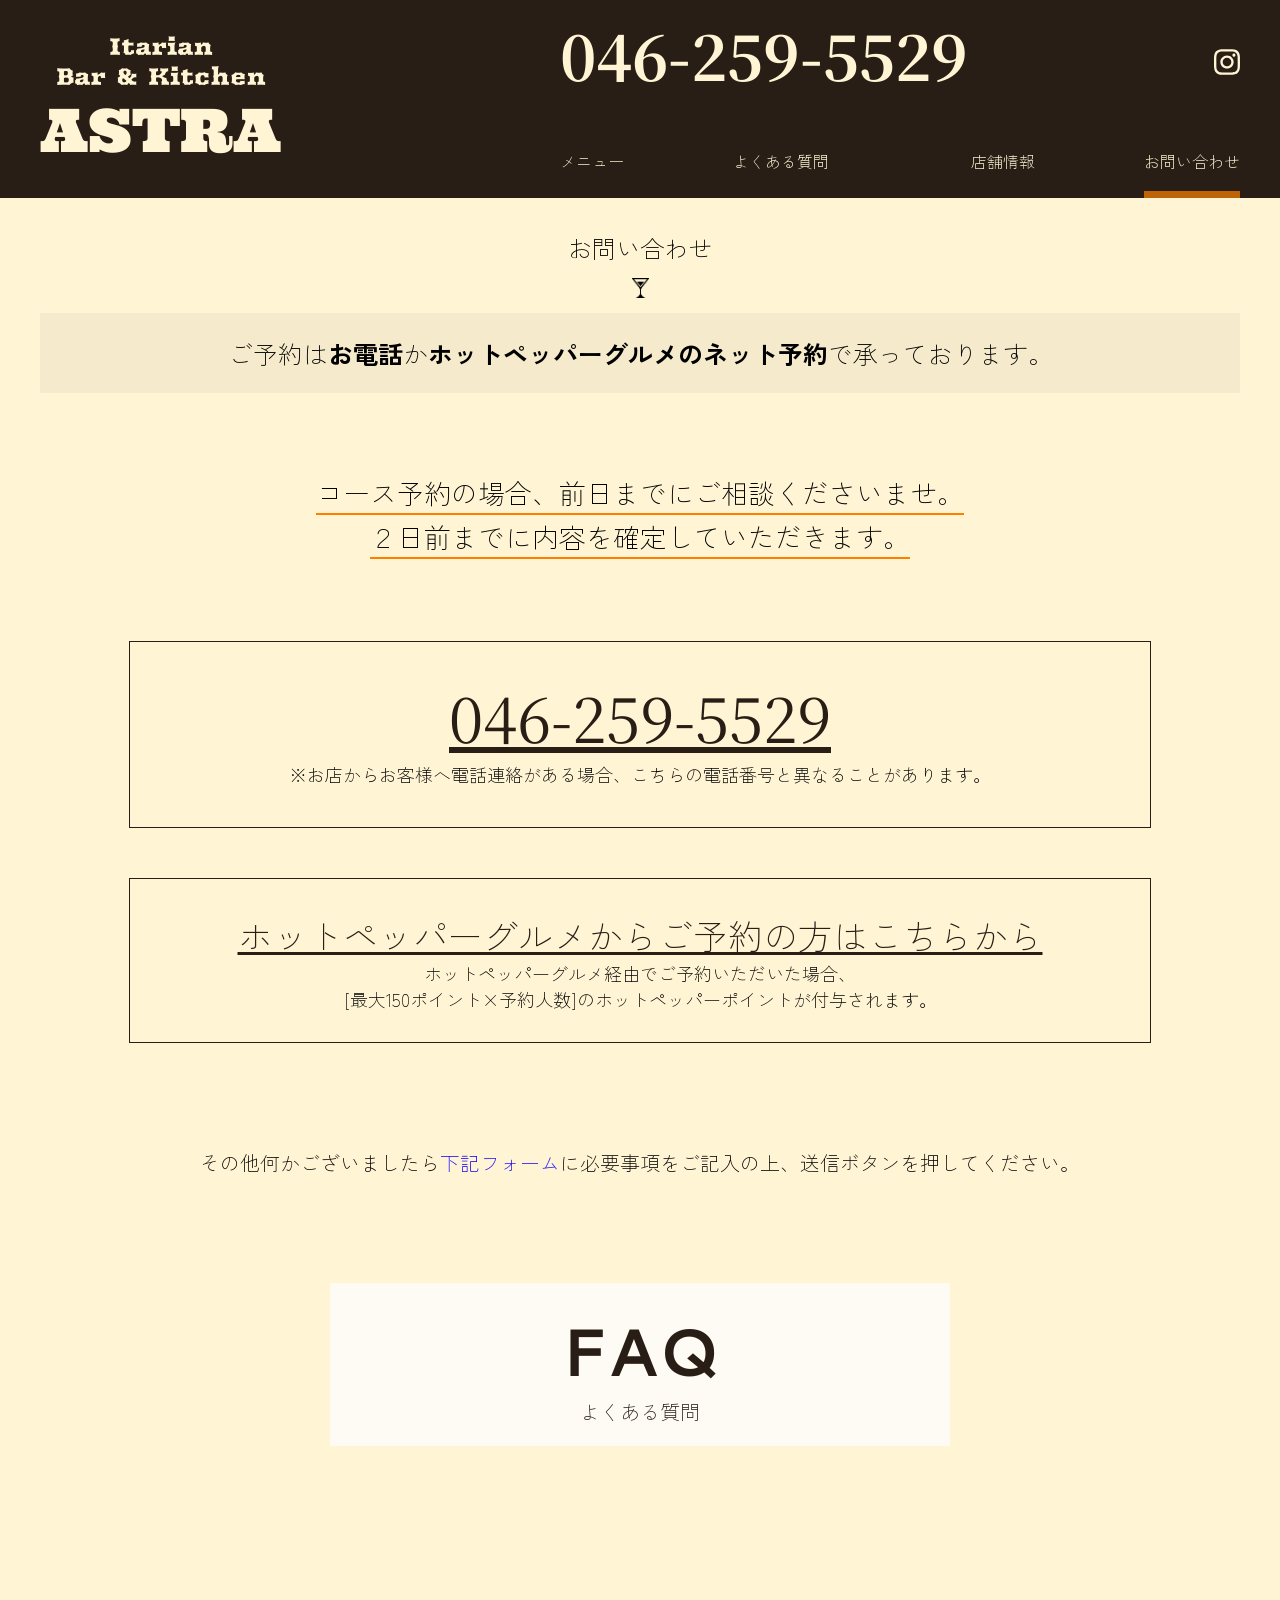
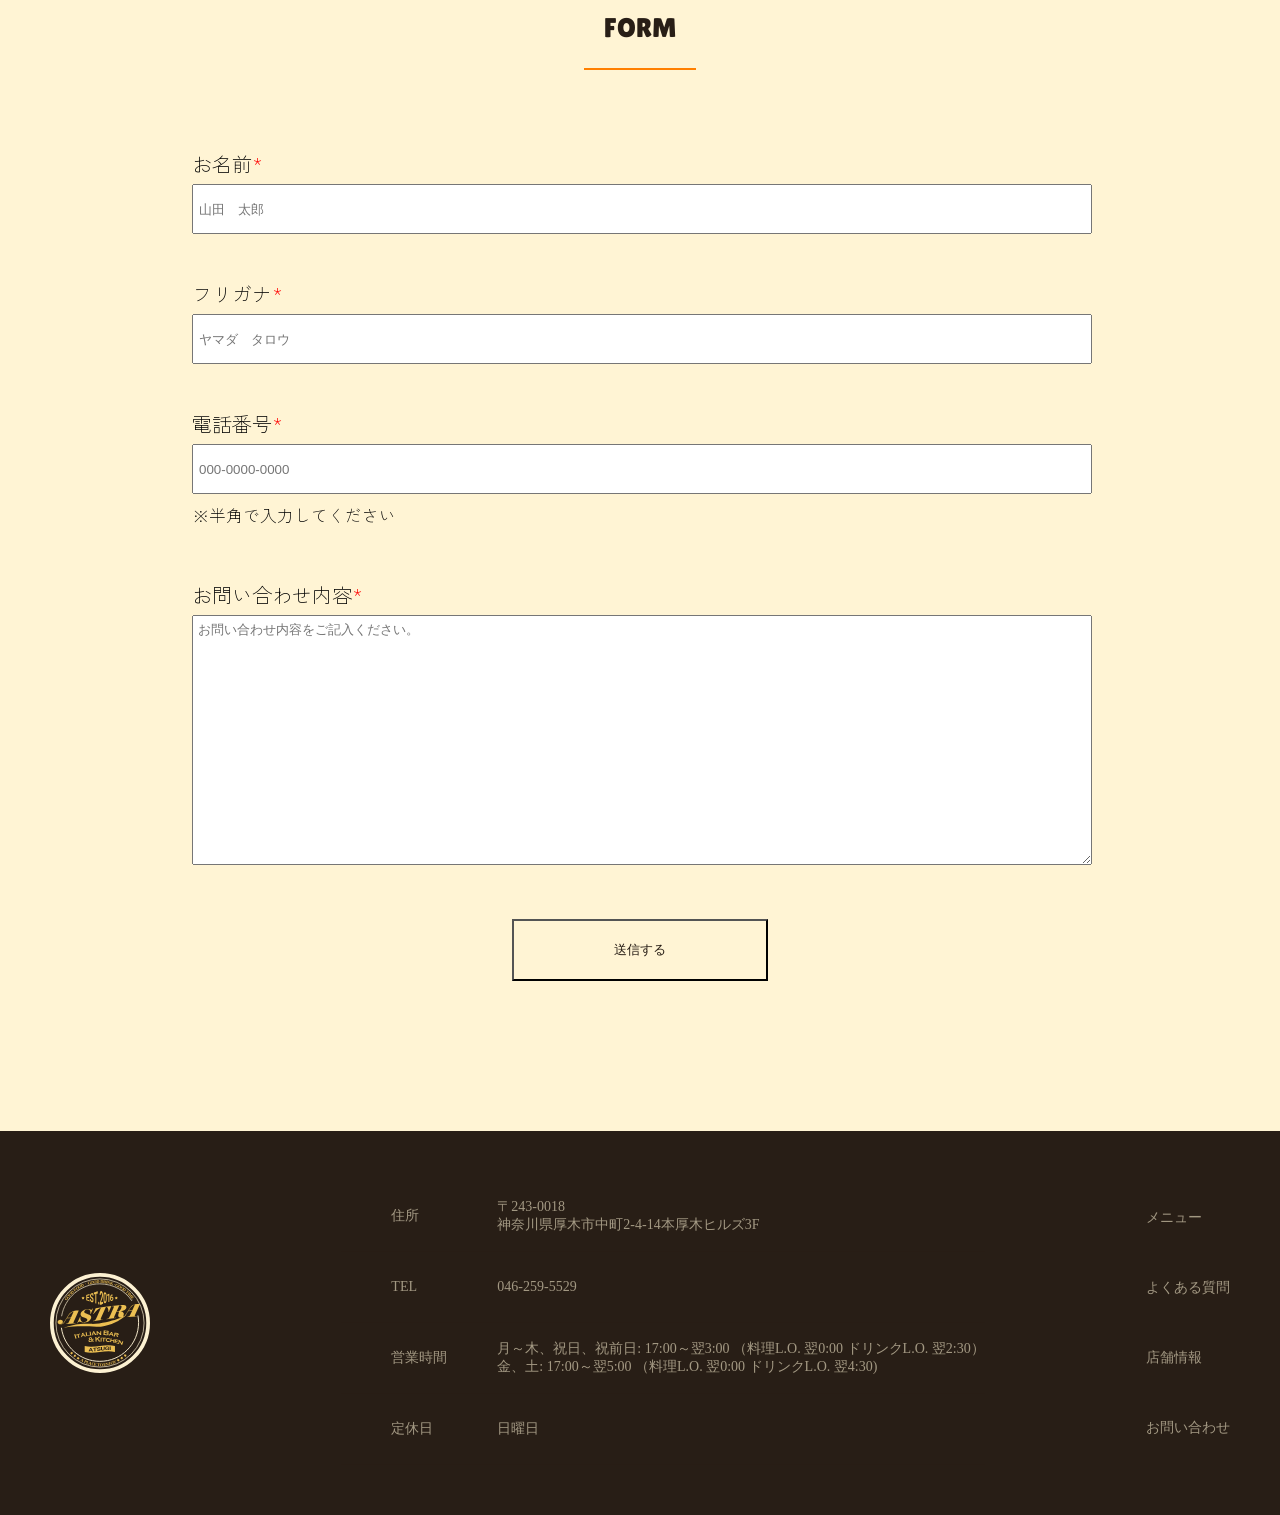
<file: contact.html>
<!DOCTYPE html>
<html lang="ja">

<head>
    <meta charset="UTF-8">
    <meta name="viewport" content="width=device-width, initial-scale=1.0">
    <title>astra.HP_contact</title>
    <link rel="stylesheet" href="css/style.css">
    <link rel="preconnect" href="https://fonts.googleapis.com">
    <link rel="preconnect" href="https://fonts.gstatic.com" crossorigin>
    <link href="https://fonts.googleapis.com/css2?family=Ultra&display=swap" rel="stylesheet">
    <link rel="preconnect" href="https://fonts.googleapis.com">
    <link rel="preconnect" href="https://fonts.gstatic.com" crossorigin>
    <link
        href="https://fonts.googleapis.com/css2?family=Cantarell:ital,wght@0,400;0,700;1,400;1,700&family=Lilita+One&family=Zen+Kaku+Gothic+New&display=swap"
        rel="stylesheet">
    <link href="https://fonts.googleapis.com/css2?family=Noto+Serif+JP:wght@200..900&display=swap" rel="stylesheet">
    <link href="https://fonts.googleapis.com/css2?family=Arbutus&display=swap" rel="stylesheet">

</head>

<body>
    <header class="contact_header">
        <div class="inner">
            <section id="header_title">
                <h1><a href="index.html#header">Itarian<br>Bar & Kitchen<br><span>ASTRA</span></a></h1>
            </section>
            <div>
                <div id=header_right_div>
                    <a href="tel:046-259-5529" class="header_tel">046-259-5529</a>
                    <!-- <a href="#"> -->
                        <img src="images/Instagram_Glyph_ivory.svg" class="insta_logo insta_logo_ivory">
                    <!-- </a> -->
                </div>
                <ul class="inner header_ul">
                    <li><a href="menu.html">メニュー</a></li>
                    <li><a href="FAQ.html">よくある質問</a></li>
                    <li><a href="shop-info.html">店舗情報</a></li>
                    <li><a href="contact.html">お問い合わせ</a></li>
                </ul>
            </div>
        </div>

        <div class="sticky">
            <a href="index.html#header"><img src="images/ASTRA_logo.png" alt="ロゴ" class="sticky_logo"></a>
            <div>
                <ul class="sticky_ul">
                    <li><a href="menu.html">メニュー</a></li>
                    <li><a href="FAQ.html">よくある質問</a></li>
                    <li><a href="shop-info.html">店舗情報</a></li>
                    <li><a href="contact.html">お問い合わせ - トップ</a></li>
                </ul>
            </div>
        </div>
    </header>

    <main class="contact_main">
        <section class="inner contact_inner">
            <div>
                <h1 class="main_h1">お問い合わせ</h1>
                <p class="contact_p1">ご予約は<span>お電話</span>か<span>ホットペッパーグルメのネット予約</span>で承っております。</p>
                <p class="contact_p2">
                    <span class="under_orange">コース予約の場合、前日までにご相談くださいませ。</span><br><span
                        class="under_orange">２日前までに内容を確定していただきます。</span><br>
                </p>
            </div>
            <p class="reserve reserve_tel">
                <a href="tel:046-259-5529" class="contact_tel">046-259-5529</a><br>
                ※お店からお客様へ電話連絡がある場合、こちらの電話番号と異なることがあります。
            </p>
            <p class="reserve">
                <a href="https://www.hotpepper.jp/strJ001169544/yoyaku/"
                    class="hotpepper_kochira">ホットペッパーグルメからご予約の方はこちらから</a><br>
                ホットペッパーグルメ経由でご予約いただいた場合、<br>[最大150ポイント×予約人数]のホットペッパーポイントが付与されます。
            </p>
            <p class="contact_sonota">
                その他何かございましたら<a href="#form">下記フォーム</a>に必要事項をご記入の上、送信ボタンを押してください。<br>
            </p>

            <div id="faq" class="clear contact_faq">
                <p>
                    <a href="FAQ.html"><span>FAQ</span><br>よくある質問</a>
                </p>
            </div>

            <section class="form">
                <h2 id="form">FORM</h2>
                <form action="#" method="post">
                    <table class="inner">
                        <tr>
                            <th>お名前<span class="require">*</span></th>
                            <td><input type="text" name="name" required placeholder="山田　太郎"></td>
                        </tr>
                        <tr>
                            <th>フリガナ<span class="require">*</span></th>
                            <td><input type="text" name="name" required placeholder="ヤマダ　タロウ"></td>
                        </tr>
                        <tr>
                            <th>電話番号<span class="require">*</span></th>
                            <td><input type="tel" name="tel" required placeholder="000-0000-0000">
                                <small>※半角で入力してください</small>
                            </td>
                        </tr>
                        <tr>
                            <th>お問い合わせ内容<span class="require">*</span></th>
                            <td><textarea name="comment" cols="40" rows="4" placeholder="お問い合わせ内容をご記入ください。"></textarea>
                            </td>
                        </tr>
                    </table>
                    <input type="submit" value="送信する" class="soushin">
                </form>
            </section>
        </section>


    </main>
    <footer>
        <div class="footer_inner inner">
            <a href="index.html#header"><img src="images/ASTRA.logo_2.svg" alt="" width="40" height="40" class="footer_logo"></a>
            
                <dl class="footer_dl">
                    <div class="access-dl footer_dl_container">
                        <dt>住所</dt>
                        <dd>〒243-0018<br>神奈川県厚木市中町2-4-14本厚木ヒルズ3F</dd>
                    </div>
                    <div  class="access-dl footer_dl_container">
                        <dt>TEL</dt>
                        <dd>046-259-5529</dd>
                    </div>
                    <div class="access-dl footer_dl_container">
                        <dt>営業時間</dt>
                        <dd>月～木、祝日、祝前日: 17:00～翌3:00 （料理L.O. 翌0:00 ドリンクL.O. 翌2:30）<br>
                            金、土: 17:00～翌5:00 （料理L.O. 翌0:00 ドリンクL.O. 翌4:30)</dd>
                    </div>
                    <div class="access-dl footer_dl_container">
                        <dt>定休日</dt>
                        <dd>日曜日</dd>
                    </div>
                </dl>
            <ul>
                <li><a href="menu.html">メニュー</a></li>
                <li><a href="FAQ.html">よくある質問</a></li>
                <li><a href="shop-info.html">店舗情報</a></li>
                <li><a href="contact.html">お問い合わせ</a></li>
            </ul>
        </div>
    </footer>
    <script src="js/jquery-3.6.0.min.js"></script>
    <script src="js/main.js"></script>
</body>


</html>
</file>
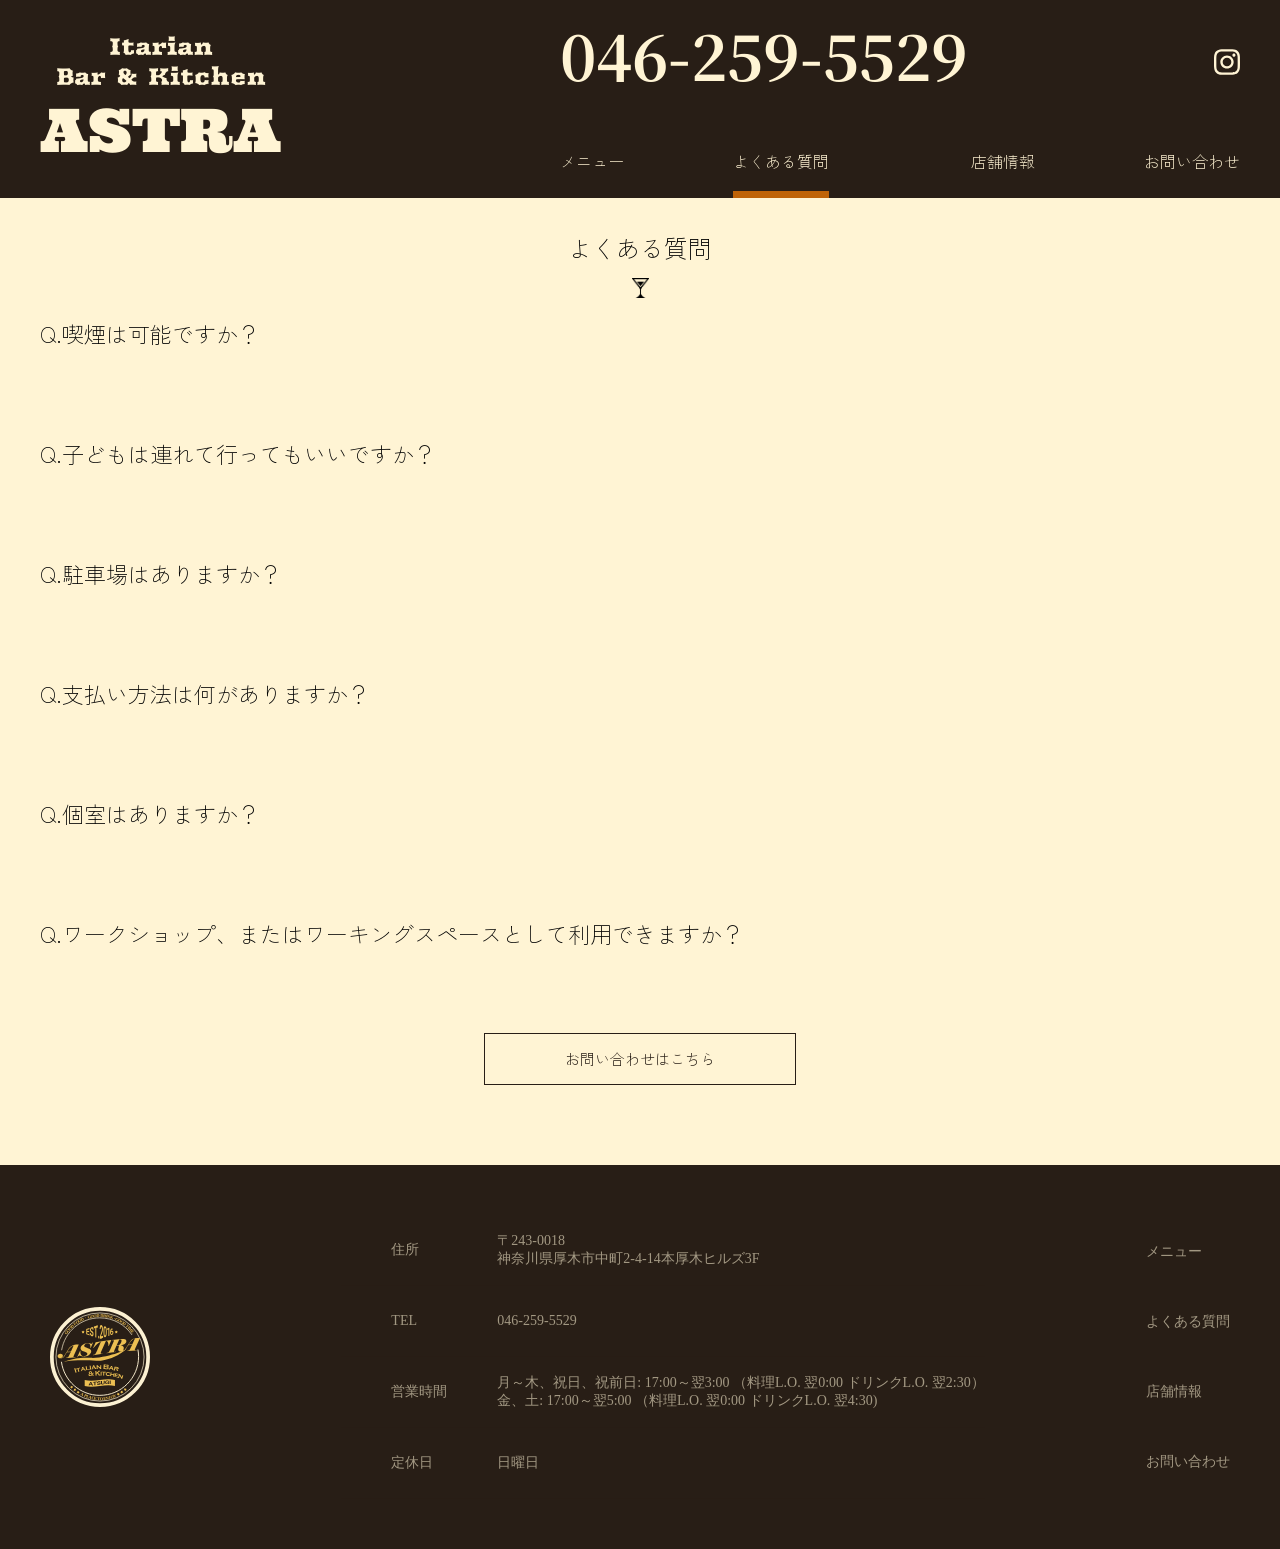
<file: FAQ.html>
<!DOCTYPE html>
<html lang="ja">

<head>
    <meta charset="UTF-8">
    <meta name="viewport" content="width=device-width, initial-scale=1.0">
    <title>astra.HP_faq</title>
    <link rel="stylesheet" href="css/style.css">
    <link rel="preconnect" href="https://fonts.googleapis.com">
    <link rel="preconnect" href="https://fonts.gstatic.com" crossorigin>
    <link href="https://fonts.googleapis.com/css2?family=Ultra&display=swap" rel="stylesheet">
    <link rel="preconnect" href="https://fonts.googleapis.com">
    <link rel="preconnect" href="https://fonts.gstatic.com" crossorigin>
    <link
        href="https://fonts.googleapis.com/css2?family=Cantarell:ital,wght@0,400;0,700;1,400;1,700&family=Lilita+One&family=Zen+Kaku+Gothic+New&display=swap"
        rel="stylesheet">
    <link href="https://fonts.googleapis.com/css2?family=Noto+Serif+JP:wght@200..900&display=swap" rel="stylesheet">
    <link href="https://fonts.googleapis.com/css2?family=Arbutus&display=swap" rel="stylesheet">

</head>

<body>
    <header class="faq_header">
        <div class="inner">
            <section id="header_title">
                <h1><a href="index.html#header">Itarian<br>Bar & Kitchen<br><span>ASTRA</span></a></h1>
            </section>
            <div>
                <div id=header_right_div>
                    <a href="tel:046-259-5529" class="header_tel">046-259-5529</a>
                    <!-- <a href="#"> -->
                        <img src="images/Instagram_Glyph_ivory.svg" class="insta_logo insta_logo_ivory">
                    <!-- </a> -->
                </div>
                <ul class="inner header_ul">
                    <li><a href="menu.html">メニュー</a></li>
                    <li><a href="FAQ.html">よくある質問</a></li>
                    <li><a href="shop-info.html">店舗情報</a></li>
                    <li><a href="contact.html">お問い合わせ</a></li>
                </ul>
            </div>
        </div>

        <div class="sticky">
            <a href="index.html#header"><img src="images/ASTRA_logo.png" alt="ロゴ" class="sticky_logo"></a>
            <div>
                <ul class="sticky_ul">
                    <li><a href="menu.html">メニュー</a></li>
                    <li><a href="FAQ.html">よくある質問 - トップ</a></li>
                    <li><a href="shop-info.html">店舗情報</a></li>
                    <li><a href="contact.html">お問い合わせ</a></li>
                </ul>
            </div>
        </div>
    </header>

    <main class="faq_main">
        <section class="inner">
            <h1 class="main_h1">よくある質問</h1>

            <div class="accordion">
                <div class="accordion_container">
                    <div class="accordion-header"><span>Q.喫煙は可能ですか？</span></div>
                    <div class="accordion-content"><span>A.電子タバコのみ吸えます。紙たばこや葉巻などは禁止となっております。</span></div>
                </div>
                
                <div class="accordion_container">
                    <div class="accordion-header"><span>Q.子どもは連れて行ってもいいですか？</span></div>
                    <div class="accordion-content"><span>A.問題ありませんが電子タバコを吸われるお客様もいらっしゃいます。<br>喫煙席はございませんので、ご了承ください。</span>
                    </div>
                </div>

                <div class="accordion_container">
                    <div class="accordion-header"><span>Q.駐車場はありますか？</span></div>
                    <div class="accordion-content"><span>A.専用駐車場はありません。お近くのコインパーキングをご利用ください。</span></div>
                </div>

                <div class="accordion_container">
                    <div class="accordion-header"><span>Q.支払い方法は何がありますか？</span></div>
                    <div class="accordion-content"><span>A.現金、クレジットカード、PayPayがご利用いただけます。</span></div>
                </div>

                <div class="accordion_container">
                    <div class="accordion-header"><span>Q.個室はありますか？</span></div>
                    <div class="accordion-content"><span>A.個室は設置しておりません。</span></div>
                </div>

                <div class="accordion_container">
                    <div class="accordion-header"><span>Q.ワークショップ、またはワーキングスペースとして利用できますか？</span></div>
                    <div class="accordion-content"><span>A.これまでに休業日を活用してワーキングスペースやワークショップ会場としてご利用いただいたことがあります。開催内容や日程に応じてご相談を承っておりますので、お気軽にご相談ください。</span></div>
                </div>
            </div>

            <p class="kochira faq_kochira"><a href="contact.html">お問い合わせはこちら</a></p>
        </section>

    </main>
    <footer>
        <div class="footer_inner inner">
            <a href="index.html#header"><img src="images/ASTRA.logo_2.svg" alt="" width="40" height="40" class="footer_logo"></a>
            
                <dl class="footer_dl">
                    <div class="access-dl footer_dl_container">
                        <dt>住所</dt>
                        <dd>〒243-0018<br>神奈川県厚木市中町2-4-14本厚木ヒルズ3F</dd>
                    </div>
                    <div  class="access-dl footer_dl_container">
                        <dt>TEL</dt>
                        <dd>046-259-5529</dd>
                    </div>
                    <div class="access-dl footer_dl_container">
                        <dt>営業時間</dt>
                        <dd>月～木、祝日、祝前日: 17:00～翌3:00 （料理L.O. 翌0:00 ドリンクL.O. 翌2:30）<br>
                            金、土: 17:00～翌5:00 （料理L.O. 翌0:00 ドリンクL.O. 翌4:30)</dd>
                    </div>
                    <div class="access-dl footer_dl_container">
                        <dt>定休日</dt>
                        <dd>日曜日</dd>
                    </div>
                </dl>
            <ul>
                <li><a href="menu.html">メニュー</a></li>
                <li><a href="FAQ.html">よくある質問</a></li>
                <li><a href="shop-info.html">店舗情報</a></li>
                <li><a href="contact.html">お問い合わせ</a></li>
            </ul>
        </div>
    </footer>
    <script src="js/jquery-3.6.0.min.js"></script>
    <script src="js/main.js"></script>
</body>


</html>
</file>
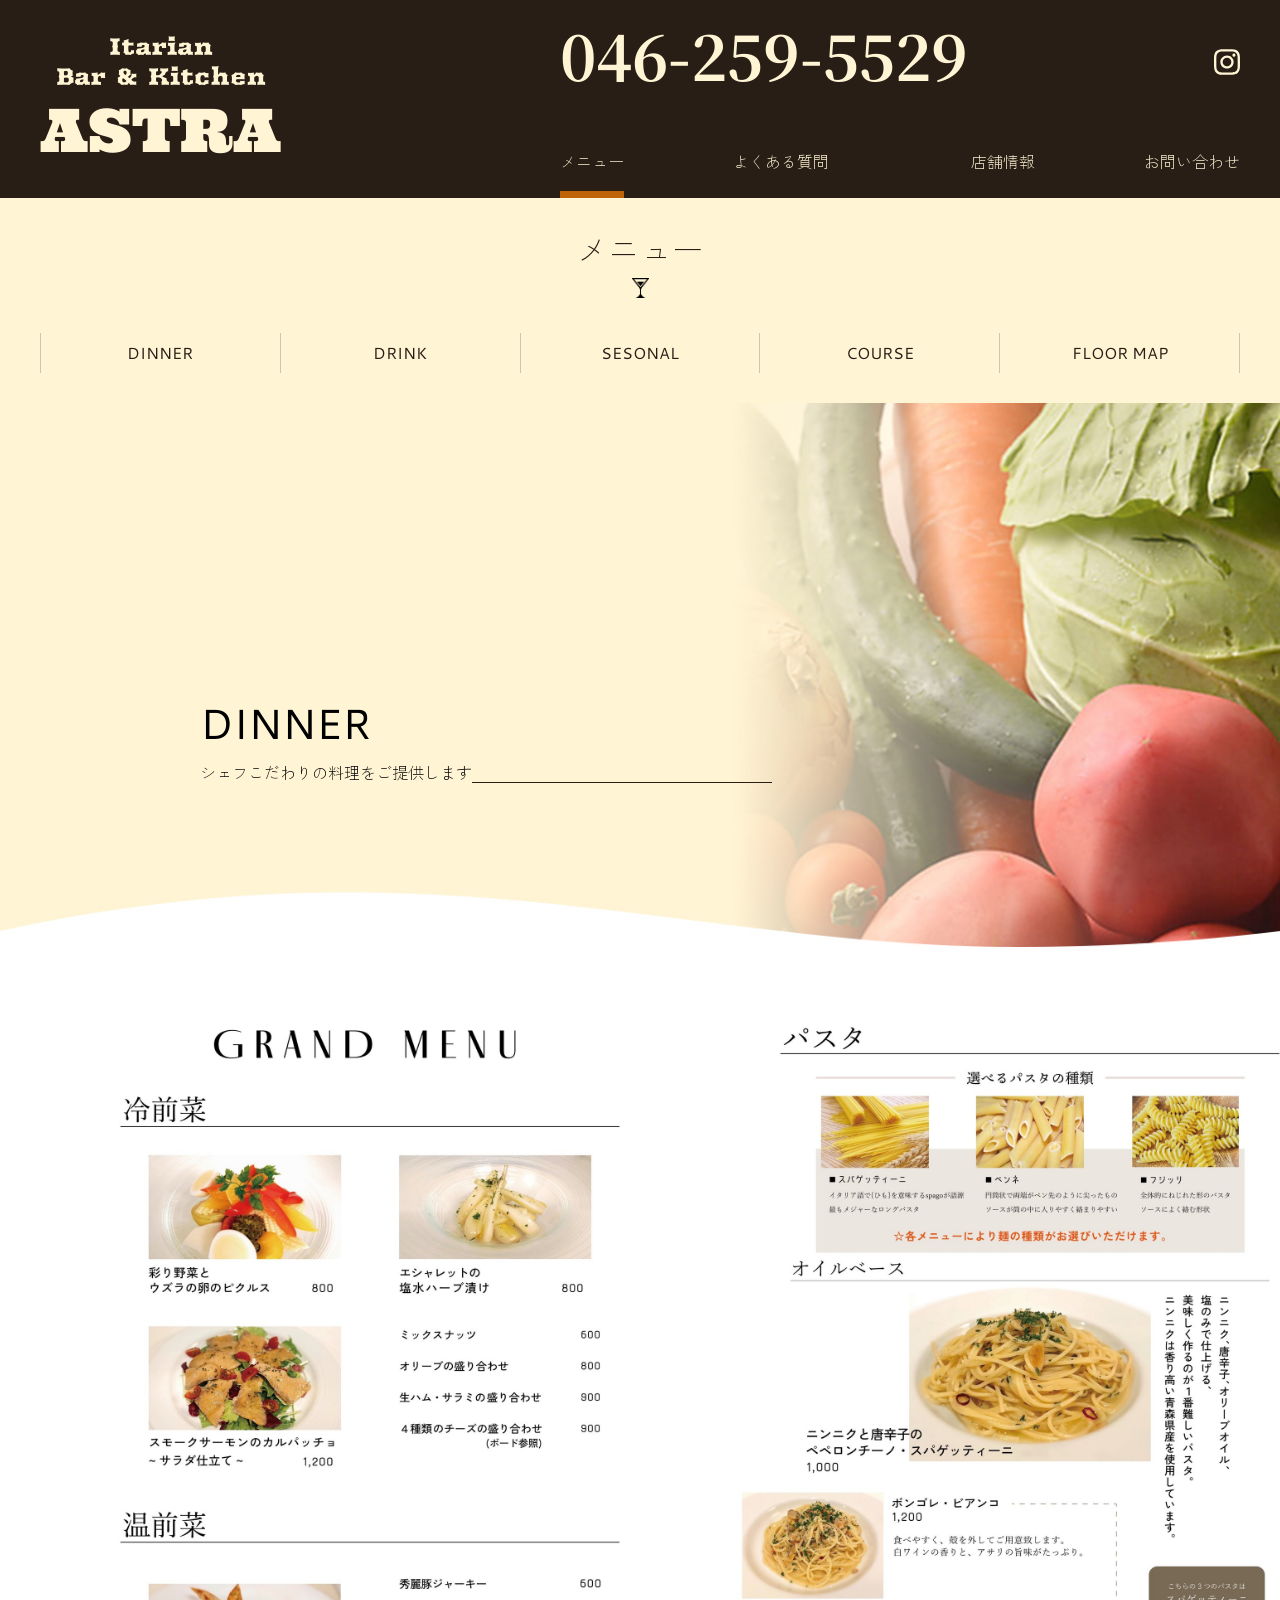
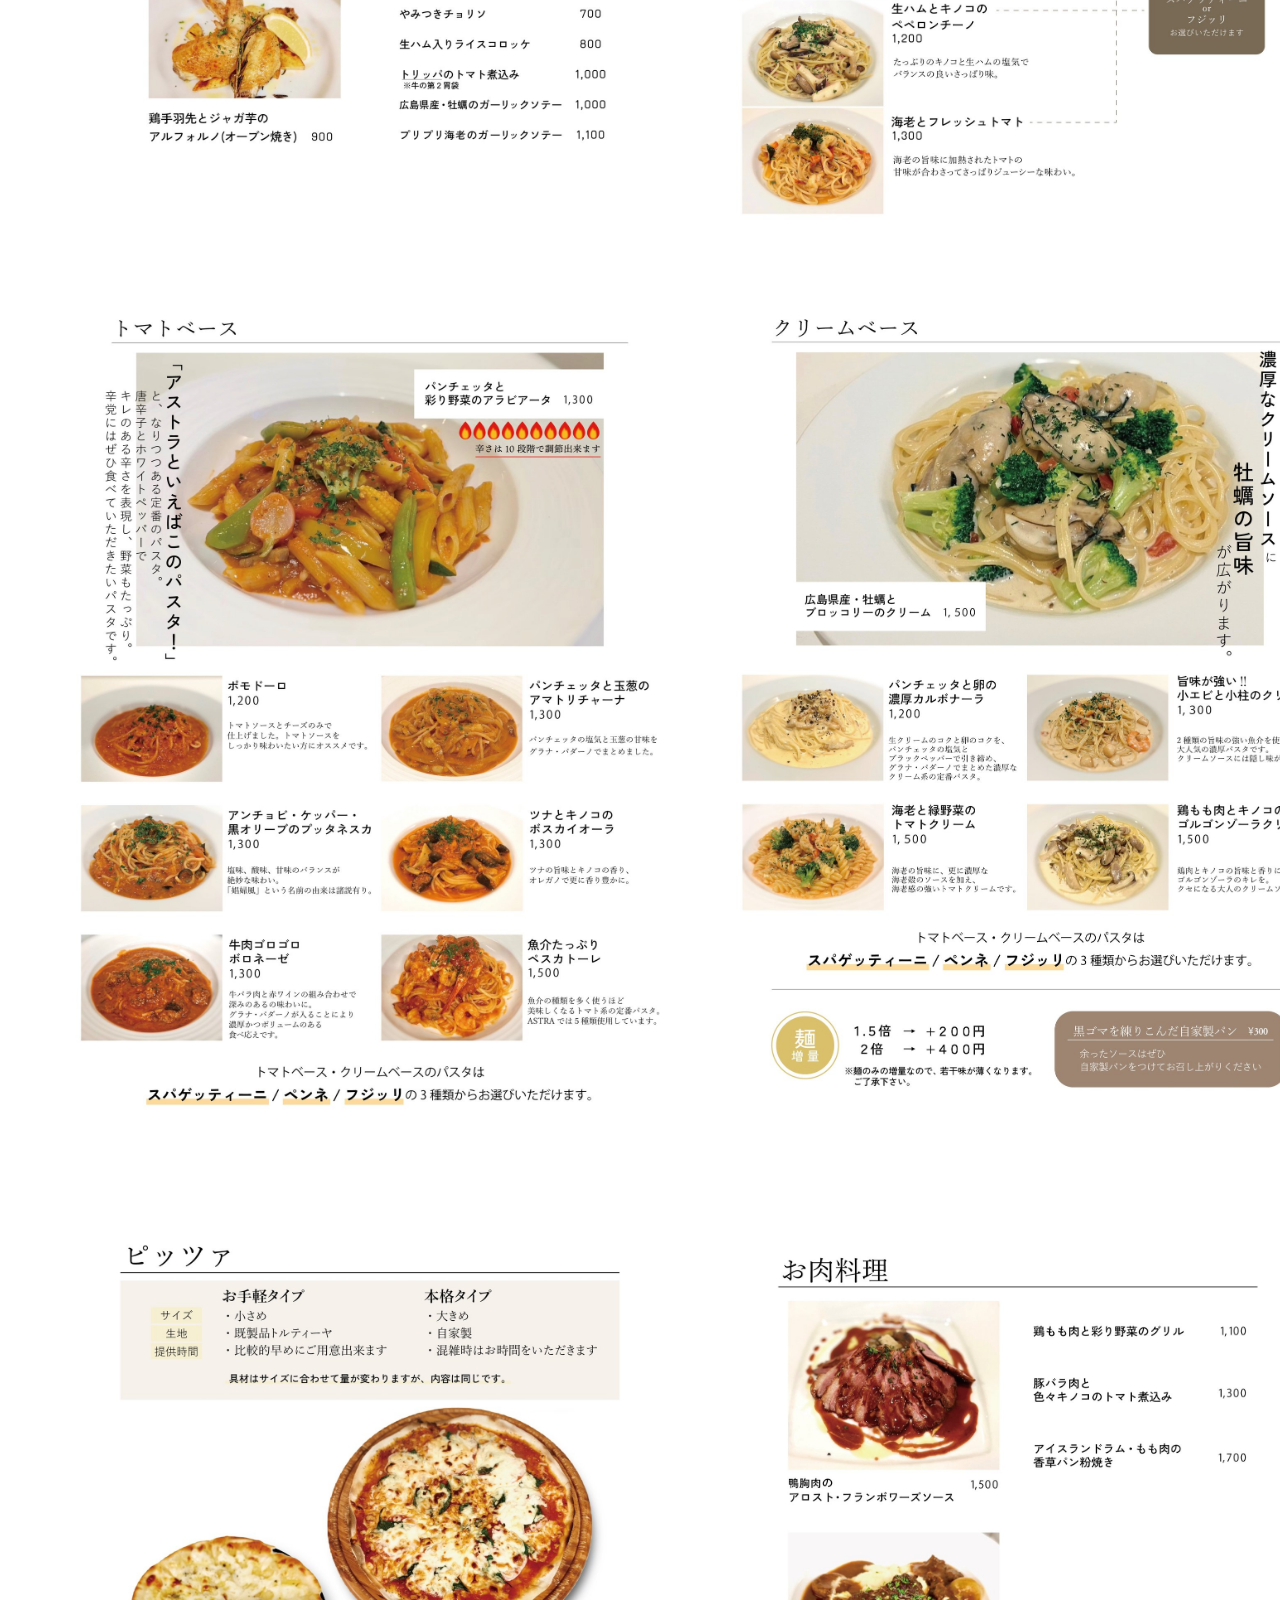
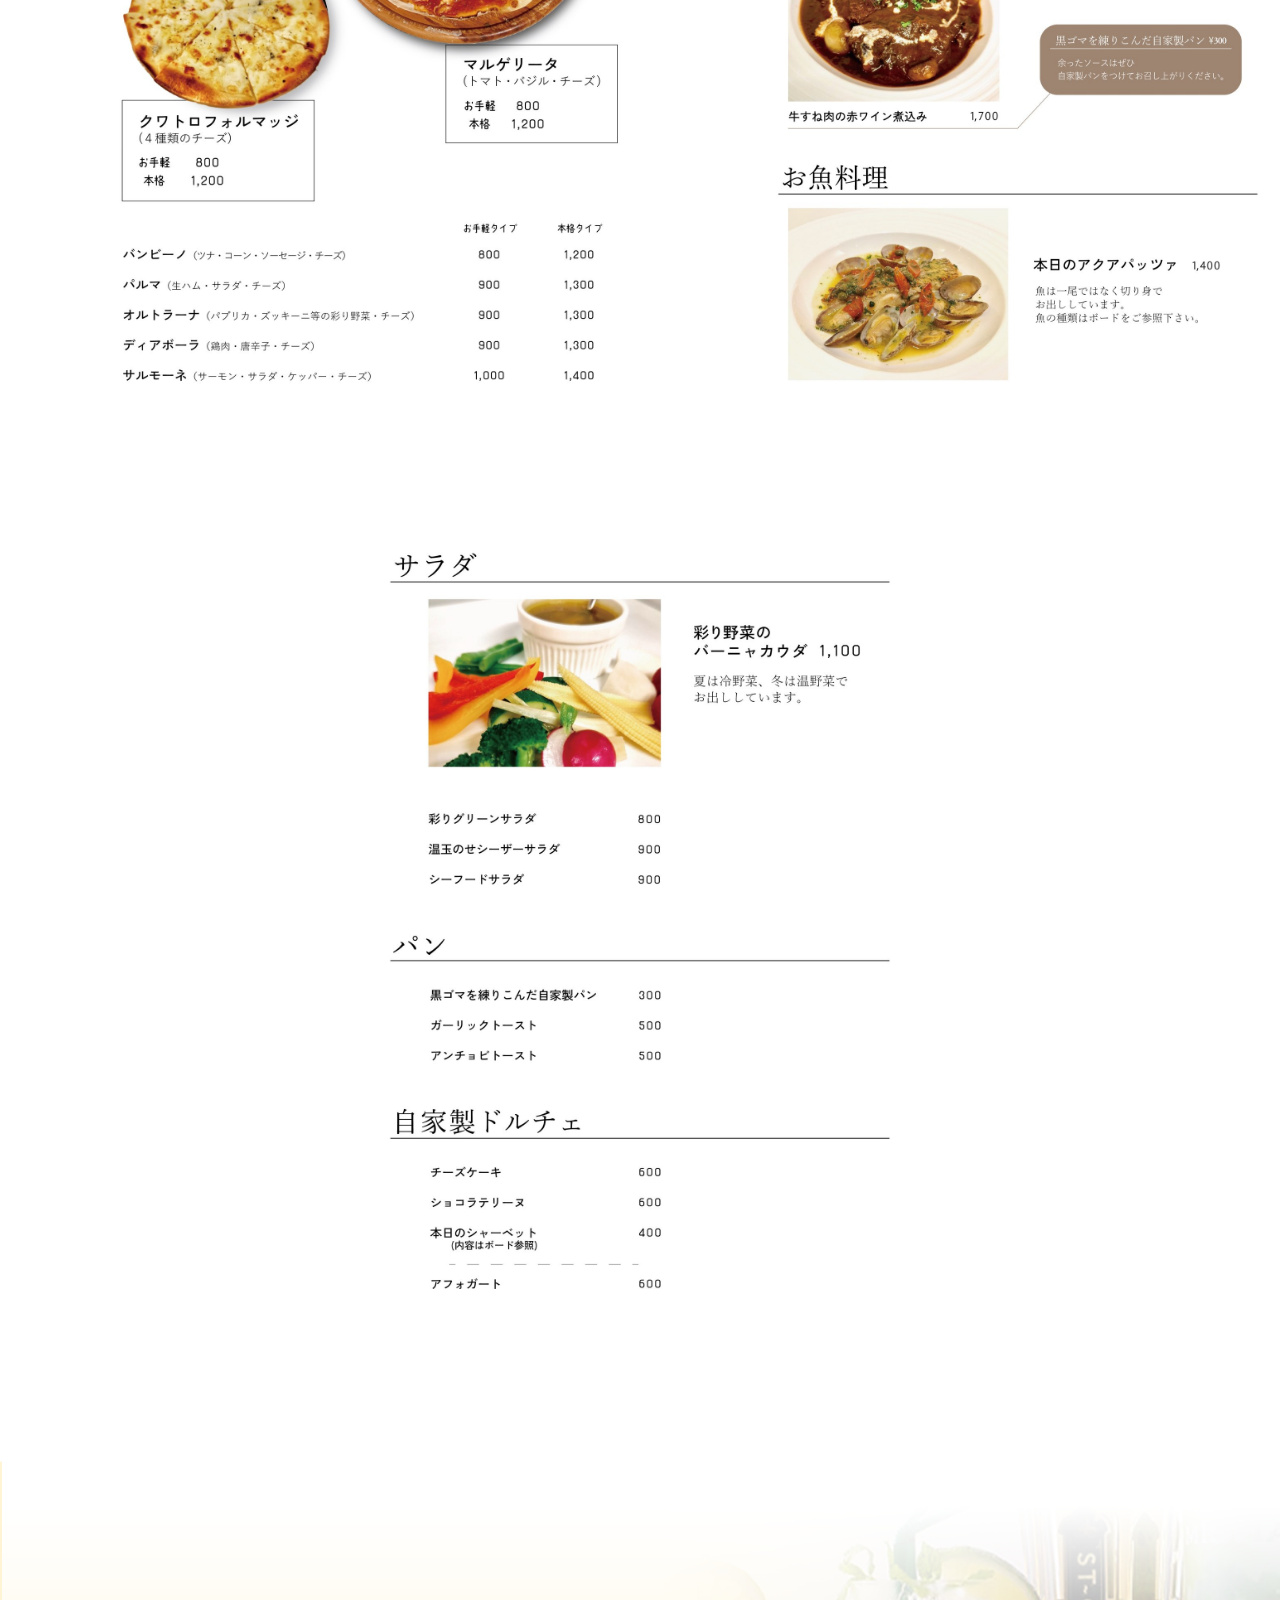
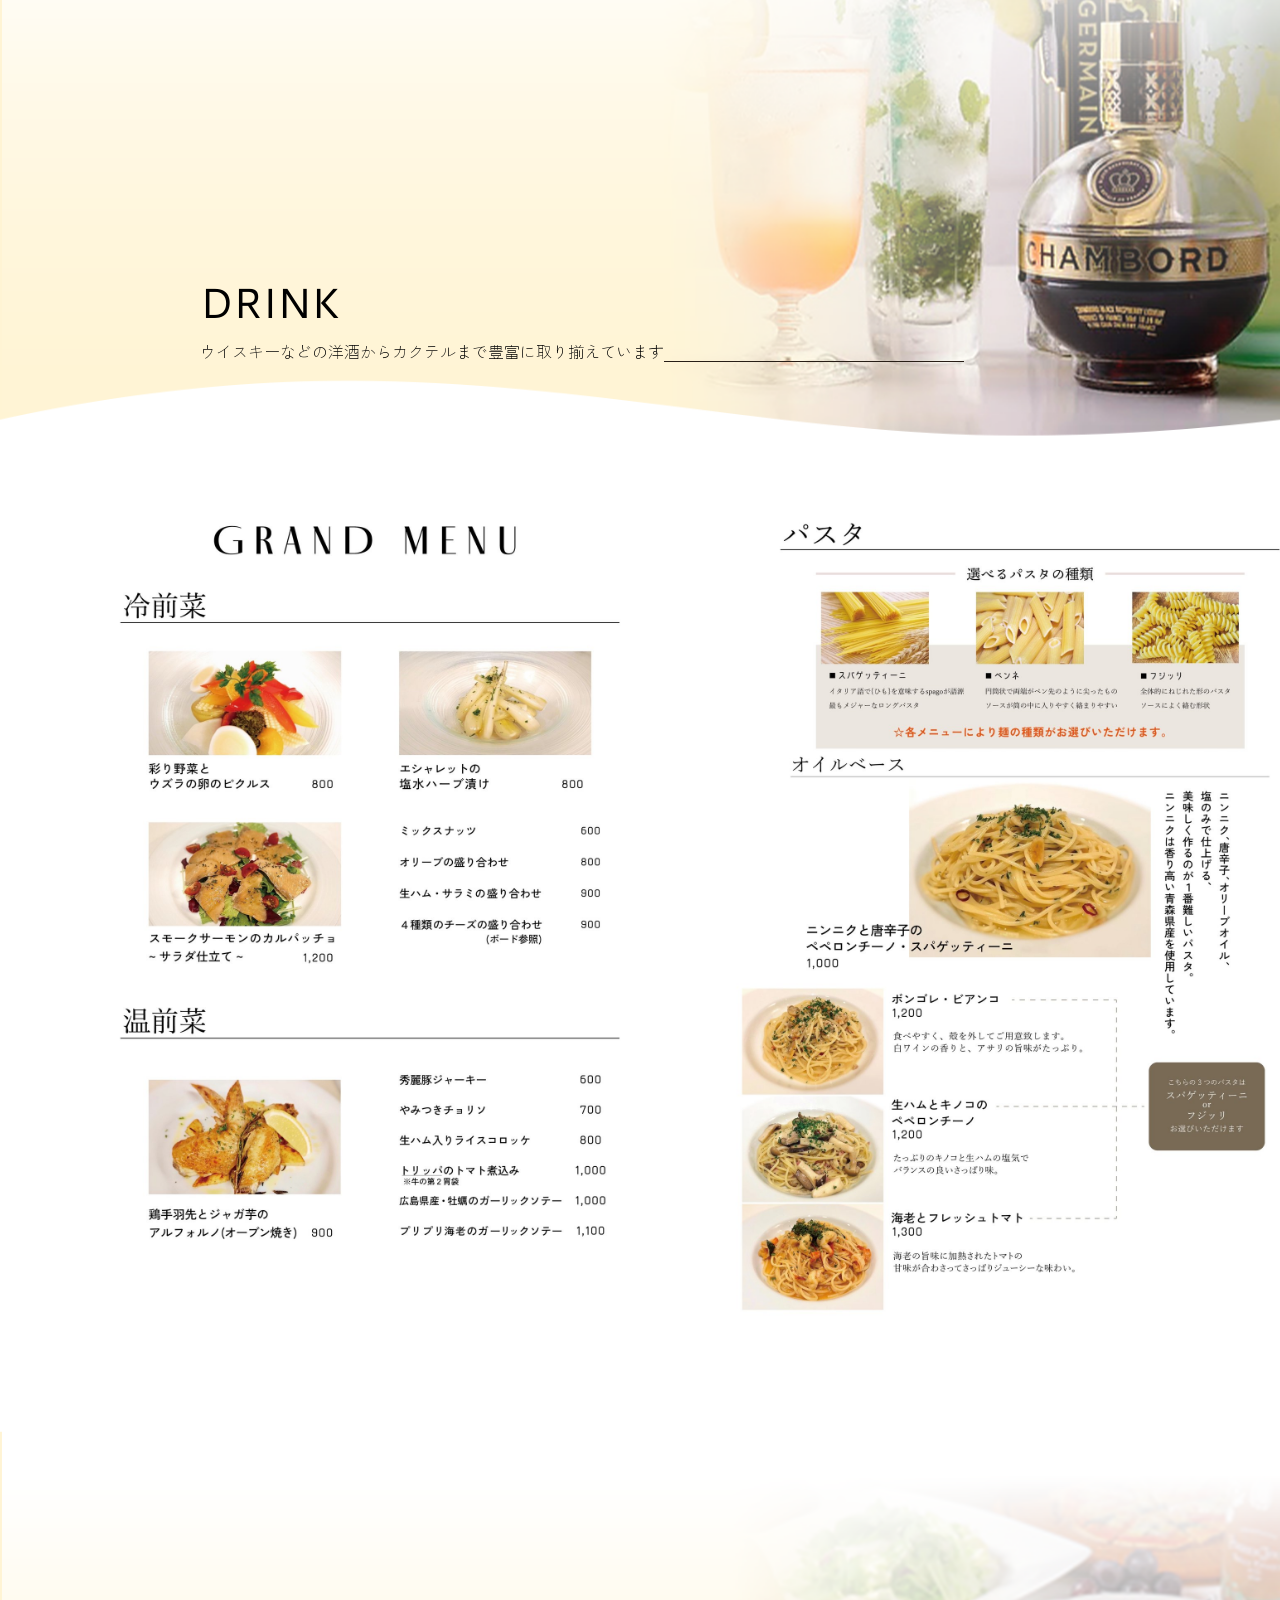
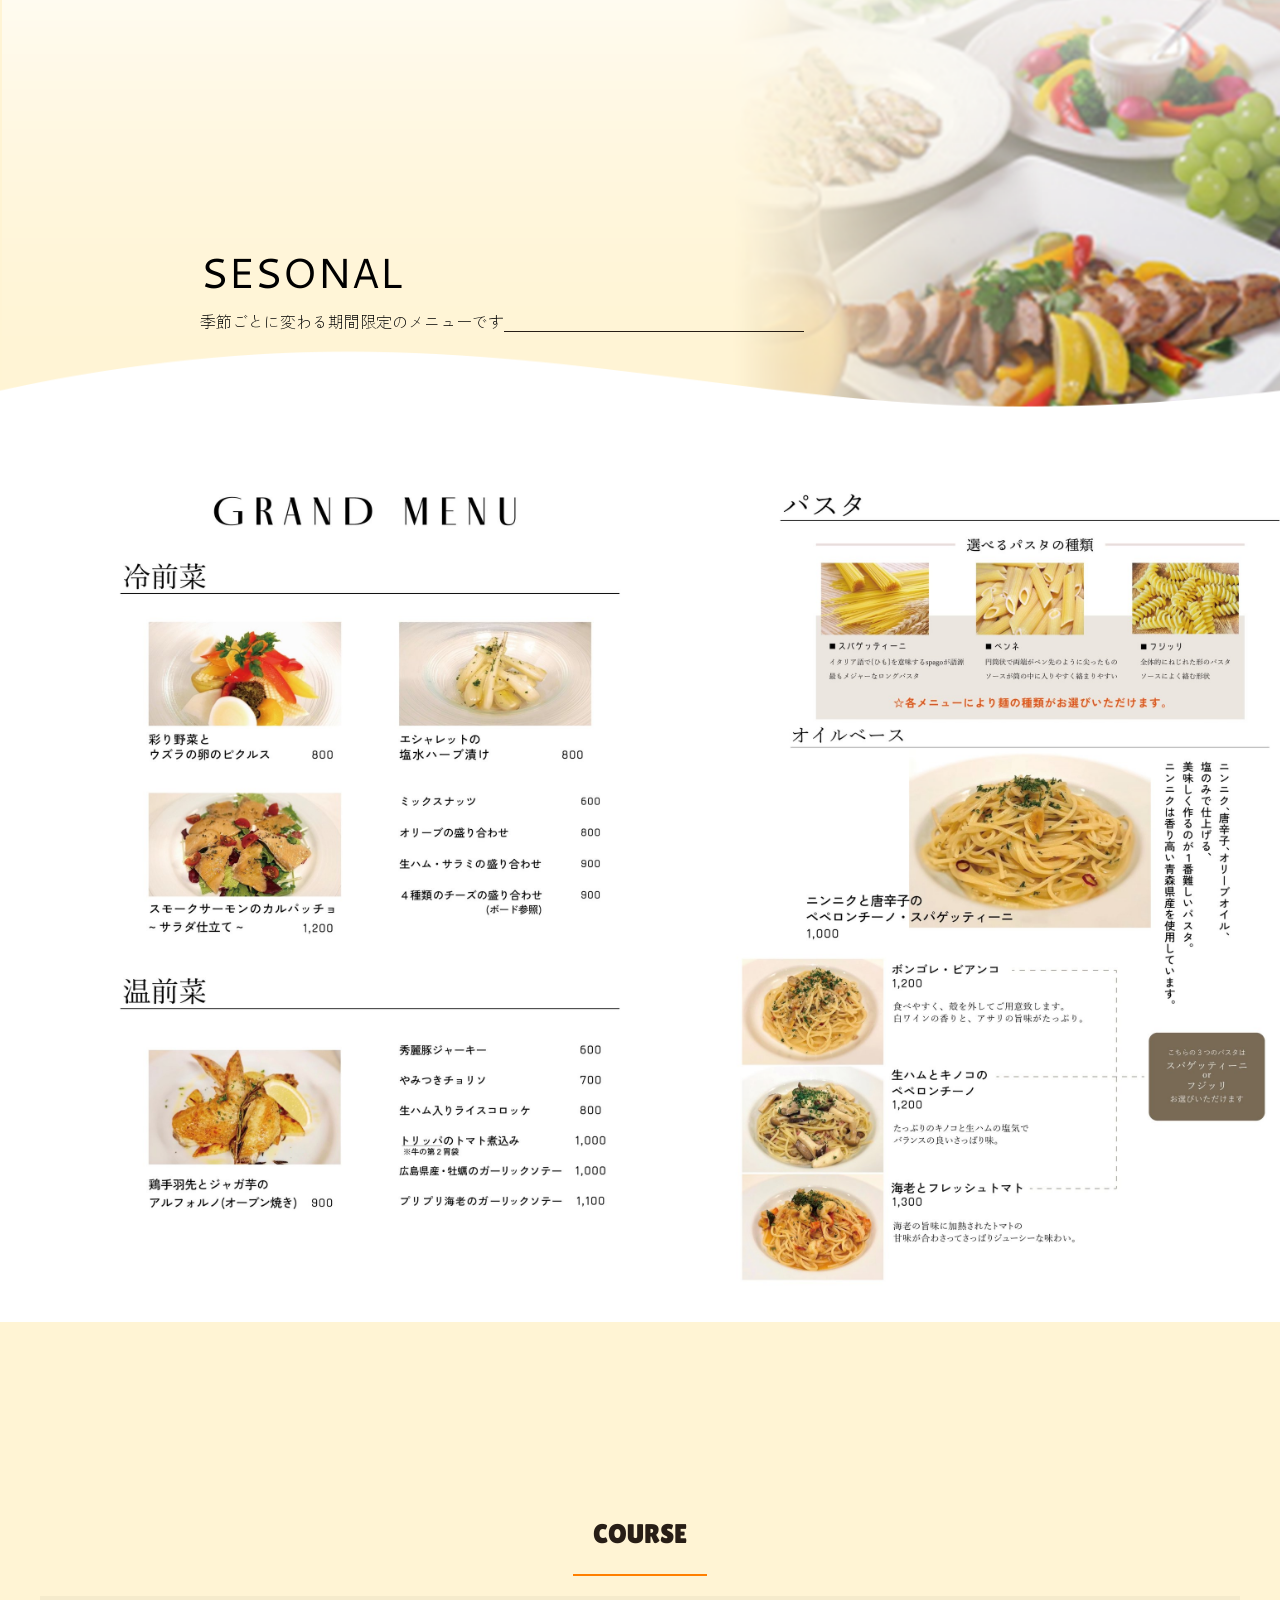
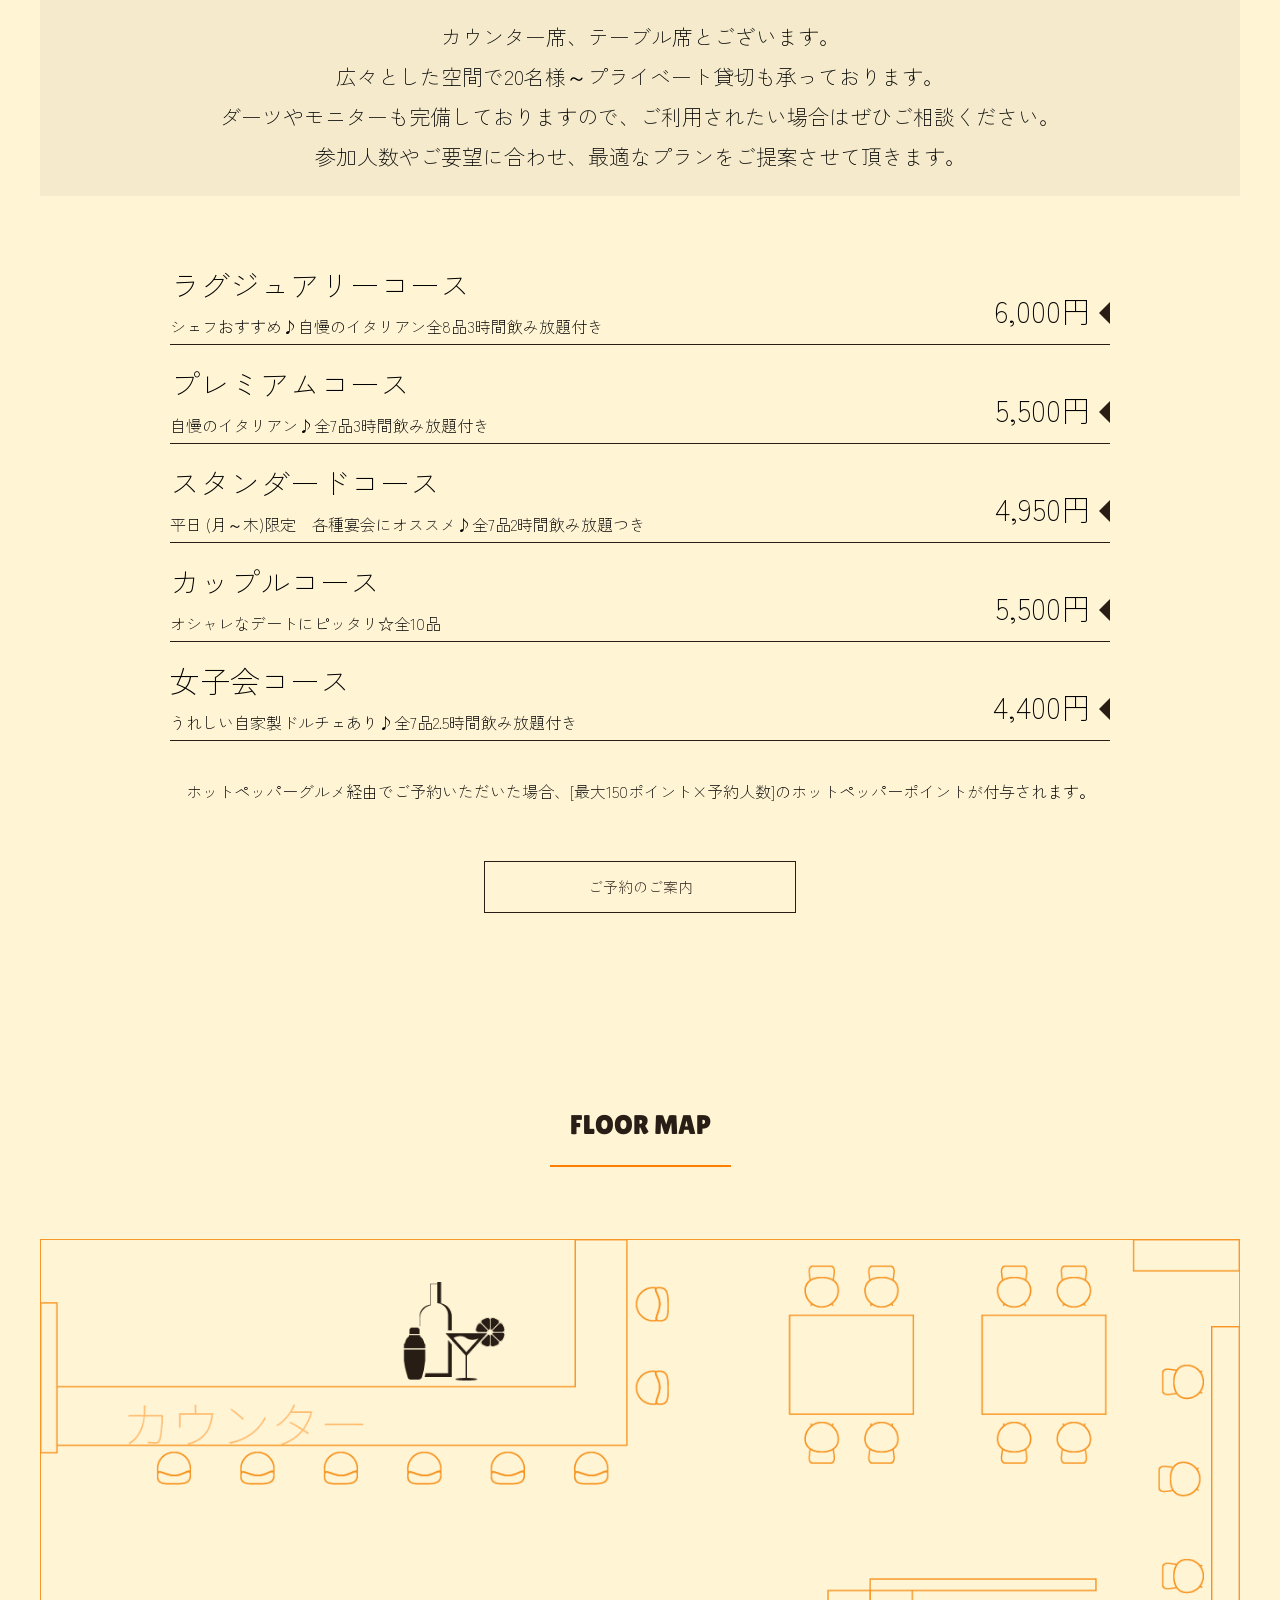
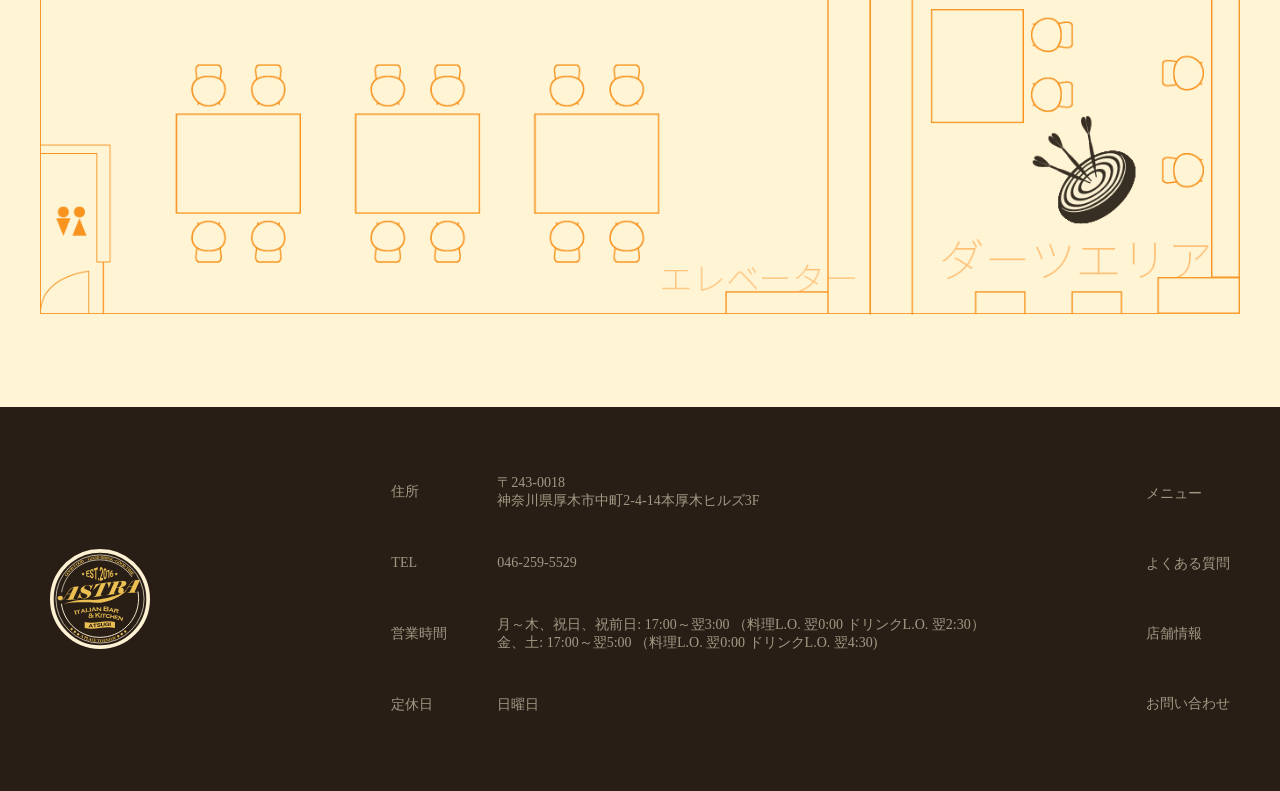
<file: menu.html>
<!DOCTYPE html>
<html lang="ja">

<head>
    <meta charset="UTF-8">
    <meta name="viewport" content="width=device-width, initial-scale=1.0">
    <title>astra.HP_menu</title>
    <link rel="stylesheet" href="css/style.css">
    <link rel="preconnect" href="https://fonts.googleapis.com">
    <link rel="preconnect" href="https://fonts.gstatic.com" crossorigin>
    <link href="https://fonts.googleapis.com/css2?family=Ultra&display=swap" rel="stylesheet">
    <link rel="preconnect" href="https://fonts.googleapis.com">
    <link rel="preconnect" href="https://fonts.gstatic.com" crossorigin>
    <link
        href="https://fonts.googleapis.com/css2?family=Cantarell:ital,wght@0,400;0,700;1,400;1,700&family=Lilita+One&family=Zen+Kaku+Gothic+New&display=swap"
        rel="stylesheet">
    <link href="https://fonts.googleapis.com/css2?family=Noto+Serif+JP:wght@200..900&display=swap" rel="stylesheet">
    <link href="https://fonts.googleapis.com/css2?family=Arbutus&display=swap" rel="stylesheet">

</head>

<body id="menu">
    <div id="header"></div>
    <header class="menu_header">
        <div class="inner">
            <section id="header_title">
                <h1><a href="index.html#header">Itarian<br>Bar & Kitchen<br><span>ASTRA</span></a></h1>
            </section>
            <div>
                <div id=header_right_div>
                    <a href="tel:046-259-5529" class="header_tel">046-259-5529</a>
                    <!-- <a href="#"> -->
                    <img src="images/Instagram_Glyph_ivory.svg" class="insta_logo insta_logo_ivory">
                    <!-- </a> -->
                </div>
                <ul class="inner header_ul">
                    <li><a href="menu.html">メニュー</a></li>
                    <li><a href="FAQ.html">よくある質問</a></li>
                    <li><a href="shop-info.html">店舗情報</a></li>
                    <li><a href="contact.html">お問い合わせ</a></li>
                </ul>
            </div>
        </div>

        <div class="sticky">
            <a href="index.html#header"><img src="images/ASTRA_logo.png" alt="ロゴ" class="sticky_logo"></a>
            <div>
                <ul class="sticky_ul">
                    <li><a href="menu.html">メニュー - トップ</a></li>
                    <li><a href="FAQ.html">よくある質問</a></li>
                    <li><a href="shop-info.html">店舗情報</a></li>
                    <li><a href="contact.html">お問い合わせ</a></li>
                </ul>
            </div>
        </div>
    </header>

    <main class="menu_main">
        <h1 class="main_h1" id="menu_h1">メニュー</h1>
        <nav id="menu_nav" class="menu_nav nav">
            <ul class="inner">
                <li><a href="#dinner">DINNER</a></li>
                <li><a href="#drink">DRINK</a></li>
                <li><a href="#sesonal">SESONAL</a></li>
                <li><a href="#course">COURSE</a></li>
                <li><a href="#floor-map">FLOOR MAP</a></li>
            </ul>
        </nav>
        <div id="dinner">
            <div class="menu_title">
                <img src="images/menu_dinner_key.jpeg" alt="">
                <p class="inner"><span>DINNER</span><br>シェフこだわりの料理をご提供します</p>
            </div>
            <div class="menu_page">
                <div class="menu inner">
                    <img src="images/GRAND_MENU.jpg" alt="">
                    <img src="images/oil_pasta.jpg" alt="">
                </div>
                <div class="menu inner">
                    <img src="images/tomato_pasta.jpg" alt="">
                    <img src="images/cream_pasta.jpg" alt="">
                </div>
                <div class="menu inner">
                    <img src="images/pizza.jpg" alt="">
                    <img src="images/xlPIPklNT9q-nw8kD9riBg.jpg" alt="">
                </div>
                <div class="menu inner">
                    <img src="images/salada.jpg" alt="">
                </div>
            </div>
        </div>
        <div id="drink">
            <div class="menu_title">
                <img src="images/menu_drink_key.png" alt="">
                <p class="inner"><span>DRINK</span><br>ウイスキーなどの洋酒からカクテルまで豊富に取り揃えています</p>
            </div>
            <div class="menu_page">
                <div class="menu inner">
                    <img src="images/GRAND_MENU.jpg" alt="">
                    <img src="images/oil_pasta.jpg" alt="">
                </div>
            </div>
        </div>
        <div id="sesonal">
            <div class="menu_title">
                <img src="images/menu_sesonal_key.png" alt="">
                <p class="inner"><span>SESONAL</span><br>季節ごとに変わる期間限定のメニューです</p>
            </div>
            <div class="menu_page">
                <div class="menu inner">
                    <img src="images/GRAND_MENU.jpg" alt="">
                    <img src="images/oil_pasta.jpg" alt="">
                </div>
            </div>
        </div>

        <section>
            <div class="inner" id="course">
                <div class="course_caption">
                    <h2>COURSE</h2>
                    <p class="h2_p">カウンター席、テーブル席とございます。<br>広々とした空間で20名様～プライベート貸切も承っております。<br>
                        ダーツやモニターも完備しておりますので、ご利用されたい場合はぜひご相談ください。<br>
                        参加人数やご要望に合わせ、最適なプランをご提案させて頂きます。</p>
                </div>
                <ul>
                    <li class="course_item">
                        <div class="course_head">
                            <div class="course_text">
                                <span>ラグジュアリーコース</span><br>
                                <p>シェフおすすめ♪自慢のイタリアン全8品3時間飲み放題付き</p>
                            </div>
                            <p class="course_fee">6,000円
                                <img src="images/arrow.svg" class="arrow" width="11" alt="">
                            </p>
                        </div>
                        <p class="dropdown">
                        <dl class="dropdown dropdown_dl">
                            <dt>料金</dt>
                            <dd>6,000 円（税込）</dd>
                            <p>クーポンを見る</p>
                            <dt>品数</dt>
                            <dd>8品</dd>
                            <dt>利用人数</dt>
                            <dd>3名～のご予約</dd>
                            <dt>滞在可能時間</dt>
                            <dd>3時間</dd>
                            <dt>予約可能時間</dt>
                            <dd>17:00～翌1:00</dd>
                            <dt>予約可能曜日</dt>
                            <dd>月～日・祝日・祝前日</dd>
                            <dt>予約締切</dt>
                            <dd>来店日の2日前0時まで</dd>
                            <dt>飲み放題</dt>
                            <dd>飲み放題メニュー(L.O2.5h)</dd>
                        </dl>
                        </p>
                    </li>

                    <li class="course_item">
                        <div class="course_head">
                            <div class="course_text">
                                <span>プレミアムコース</span><br>
                                <p>自慢のイタリアン♪全7品3時間飲み放題付き</p>
                            </div class="course_text">
                            <p class="course_fee">5,500円
                                <img src="images/arrow.svg" class="arrow" width="11" alt="">
                            </p>
                        </div>
                        <p class="dropdown">
                        <dl class="dropdown dropdown_dl">
                            <dt>料金</dt>
                            <dd>5,500 円（税込）</dd>
                            <p>クーポンを見る</p>
                            <dt>品数</dt>
                            <dd>7品</dd>
                            <dt>利用人数</dt>
                            <dd>3名～のご予約</dd>
                            <dt>滞在可能時間</dt>
                            <dd>3時間</dd>
                            <dt>予約可能時間</dt>
                            <dd>17:00～翌1:00</dd>
                            <dt>予約可能曜日</dt>
                            <dd>月～日・祝日・祝前日</dd>
                            <dt>予約締切</dt>
                            <dd>来店日の2日前0時まで</dd>
                            <dt>飲み放題</dt>
                            <dd>飲み放題メニュー(L.O2.5h)</dd>
                        </dl>
                        </p>
                    </li>

                    <li class="course_item">
                        <div class="course_head">
                            <div class="course_text">
                                <span>スタンダードコース</span><br>
                                <p>平日 (月～木)限定　各種宴会にオススメ♪全7品2時間飲み放題つき</p>
                            </div class="course_text">
                            <p class="course_fee">4,950円
                                <img src="images/arrow.svg" class="arrow" width="11" alt="">
                            </p>
                        </div>
                        <p class="dropdown">
                        <dl class="dropdown dropdown_dl">
                            <dt>料金</dt>
                            <dd>5,500 円（税込）</dd>
                            <p>クーポンを見る</p>
                            <dt>品数</dt>
                            <dd>7品</dd>
                            <dt>利用人数</dt>
                            <dd>3名～のご予約</dd>
                            <dt>滞在可能時間</dt>
                            <dd>3時間</dd>
                            <dt>予約可能時間</dt>
                            <dd>17:00～翌1:00</dd>
                            <dt>予約可能曜日</dt>
                            <dd>月～日・祝日・祝前日</dd>
                            <dt>予約締切</dt>
                            <dd>来店日の2日前0時まで</dd>
                            <dt>飲み放題</dt>
                            <dd>飲み放題メニュー(L.O2.5h)</dd>
                        </dl>
                        </p>
                    </li>

                    <li class="course_item">
                        <div class="course_head">
                            <div class="course_text">
                                <span>カップルコース</span><br>
                                <p>オシャレなデートにピッタリ☆全10品</p>
                            </div class="course_text">
                            <p class="course_fee">5,500円
                                <img src="images/arrow.svg" class="arrow" width="11" alt="">
                            </p>
                        </div class="course_head">
                        <p class="dropdown">
                        <dl class="dropdown dropdown_dl">
                            <dt>料金</dt>
                            <dd>5,500 円（税込）</dd>
                            <p>クーポンを見る</p>
                            <dt>品数</dt>
                            <dd>10品</dd>
                            <dt>利用人数</dt>
                            <dd>2名のご予約</dd>
                            <dt>滞在可能時間</dt>
                            <dd>2時間</dd>
                            <dt>予約可能時間</dt>
                            <dd>17:00～翌1:00</dd>
                            <dt>予約可能曜日</dt>
                            <dd>月～日・祝日・祝前日</dd>
                            <dt>予約締切</dt>
                            <dd>来店日の2日前0時まで</dd>
                        </dl>
                        </p>
                    </li>

                    <li class="course_item">
                        <div class="course_head">
                            <div class="course_text">
                                <span>女子会コース</span><br>
                                <p>うれしい自家製ドルチェあり♪全7品2.5時間飲み放題付き</p>
                            </div class="course_text">
                            <p class="course_fee">4,400円
                                <img src="images/arrow.svg" class="arrow" width="11" alt="">
                            </p>
                        </div class="course_head">
                        <p class="dropdown">
                        <dl class="dropdown dropdown_dl">
                            <dt>料金</dt>
                            <dd>4,400 円（税込）</dd>
                            <p>クーポンを見る</p>
                            <dt>品数</dt>
                            <dd>7品</dd>
                            <dt>利用人数</dt>
                            <dd>2名～10名のご予約</dd>
                            <dt>滞在可能時間</dt>
                            <dd>2時間30分</dd>
                            <dt>予約可能時間</dt>
                            <dd>17:00～翌1:00</dd>
                            <dt>予約可能曜日</dt>
                            <dd>月～土・祝日・祝前日</dd>
                            <dt>予約締切</dt>
                            <dd>来店日の2日前0時まで</dd>
                            <dt>飲み放題</dt>
                            <dd>飲み放題メニュー</dd>
                        </dl>
                        </p>
                        </dl>
                        </p>
                    </li>
                </ul>
                <p class="reserved_point">ホットペッパーグルメ経由でご予約いただいた場合、[最大150ポイント×予約人数]のホットペッパーポイントが付与されます。
                </p>
                <p class="kochira"><a href="contact.html">ご予約のご案内</a></p>
            </div>
        </section>

        <div class="inner floor-map" id="floor-map">
            <h2 class="main_h2">FLOOR MAP</h2>
            <img src="images/ASTRA_見取り図.png" alt="">
        </div>
    </main>
    <footer>
        <div class="footer_inner inner">
            <a href="index.html#header"><img src="images/ASTRA.logo_2.svg" alt="" width="40" height="40"
                    class="footer_logo"></a>

            <dl class="footer_dl">
                <div class="access-dl footer_dl_container">
                    <dt>住所</dt>
                    <dd>〒243-0018<br>神奈川県厚木市中町2-4-14本厚木ヒルズ3F</dd>
                </div>
                <div class="access-dl footer_dl_container">
                    <dt>TEL</dt>
                    <dd>046-259-5529</dd>
                </div>
                <div class="access-dl footer_dl_container">
                    <dt>営業時間</dt>
                    <dd>月～木、祝日、祝前日: 17:00～翌3:00 （料理L.O. 翌0:00 ドリンクL.O. 翌2:30）<br>
                        金、土: 17:00～翌5:00 （料理L.O. 翌0:00 ドリンクL.O. 翌4:30)</dd>
                </div>
                <div class="access-dl footer_dl_container">
                    <dt>定休日</dt>
                    <dd>日曜日</dd>
                </div>
            </dl>
            <ul>
                <li><a href="menu.html">メニュー</a></li>
                <li><a href="FAQ.html">よくある質問</a></li>
                <li><a href="shop-info.html">店舗情報</a></li>
                <li><a href="contact.html">お問い合わせ</a></li>
            </ul>
        </div>
    </footer>
    <script src="js/jquery-3.6.0.min.js"></script>
    <script src="js/main.js"></script>
</body>


</html>
</file>
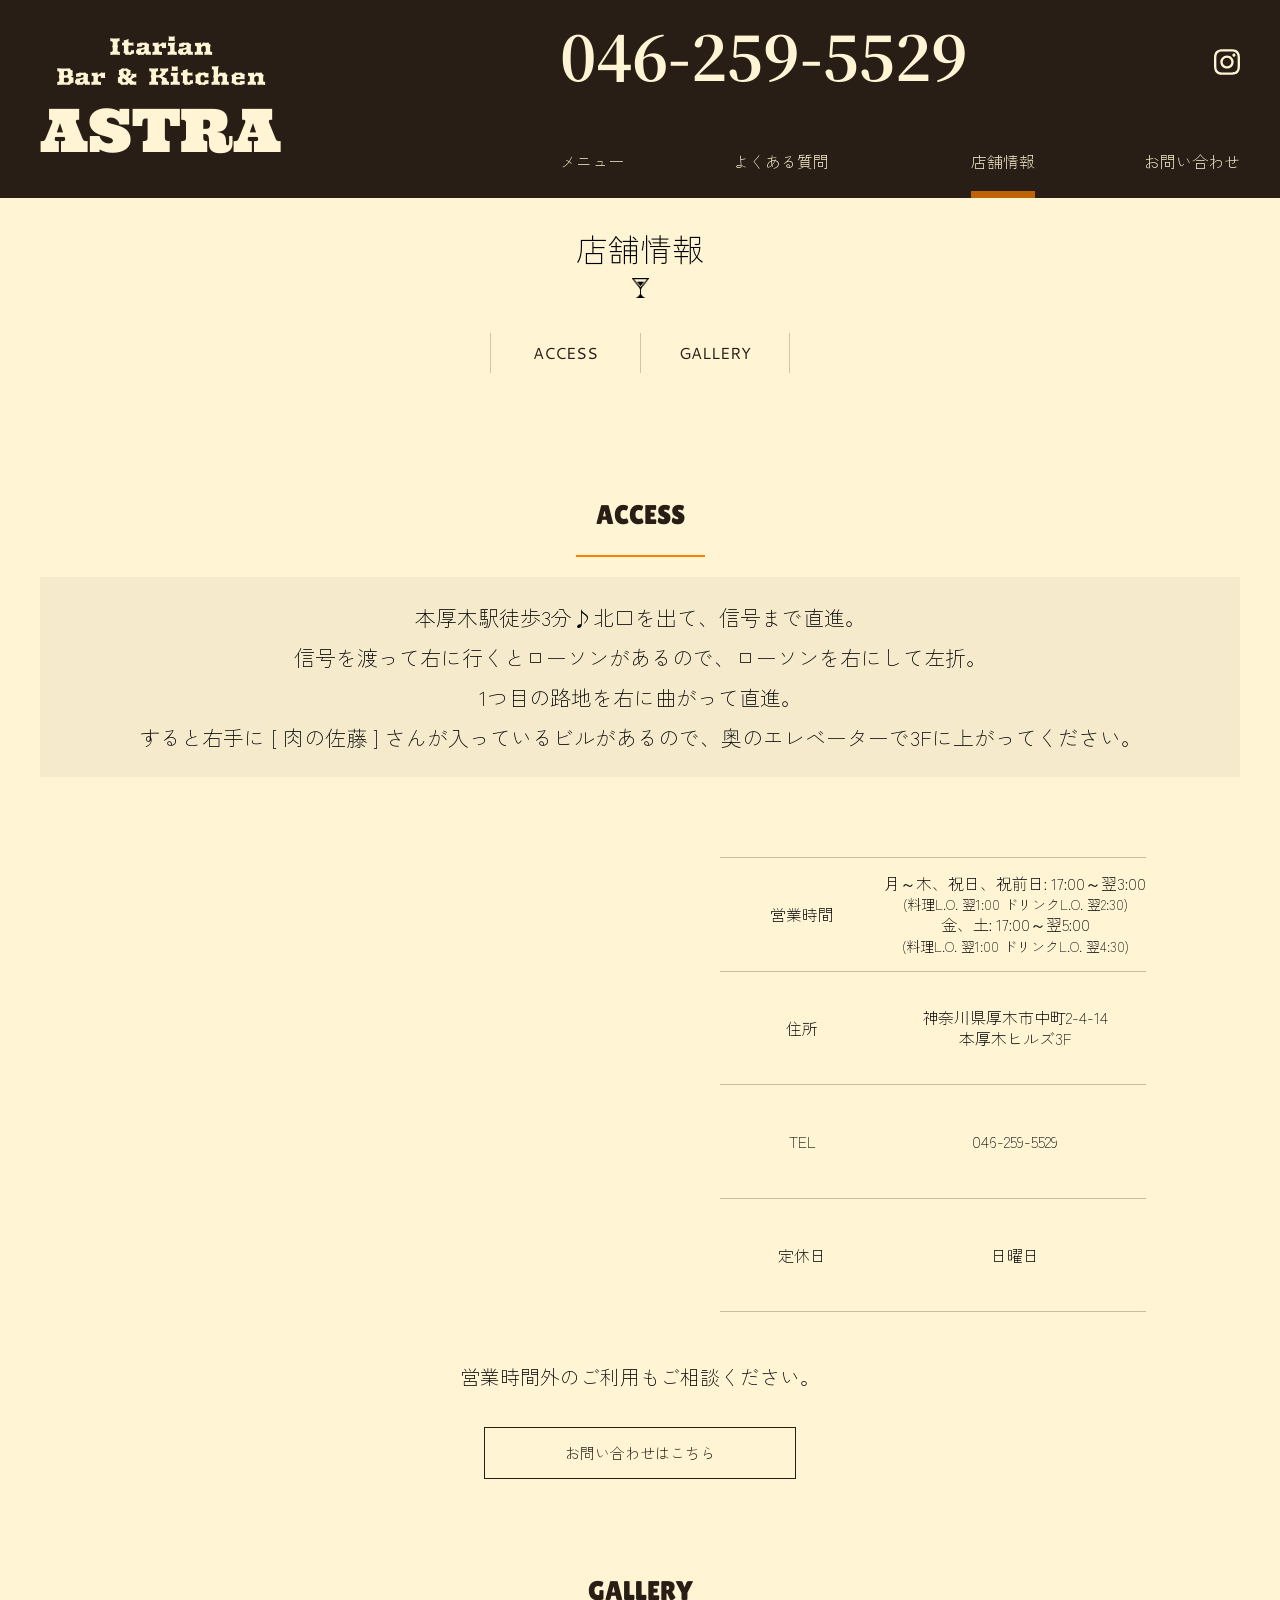
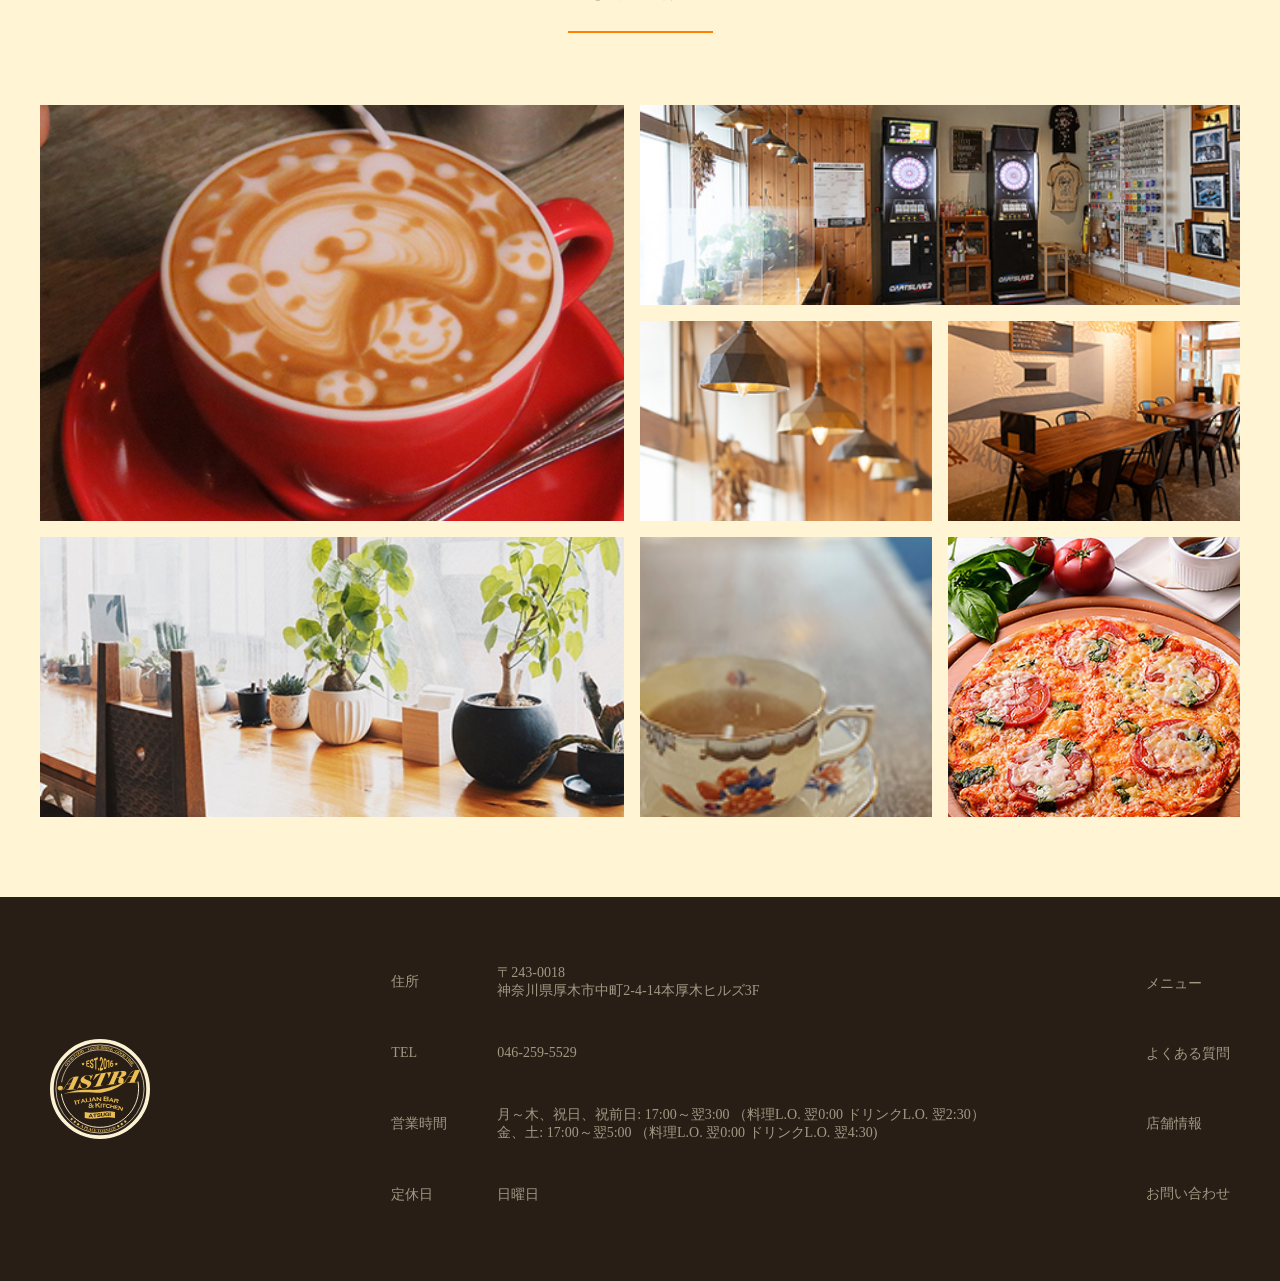
<file: shop-info.html>
<!DOCTYPE html>
<html lang="ja">

<head>
    <meta charset="UTF-8">
    <meta name="viewport" content="width=device-width, initial-scale=1.0">
    <title>astra.HP_shop-info</title>
    <link rel="stylesheet" href="css/style.css">
    <link rel="preconnect" href="https://fonts.googleapis.com">
    <link rel="preconnect" href="https://fonts.gstatic.com" crossorigin>
    <link href="https://fonts.googleapis.com/css2?family=Ultra&display=swap" rel="stylesheet">
    <link rel="preconnect" href="https://fonts.googleapis.com">
    <link rel="preconnect" href="https://fonts.gstatic.com" crossorigin>
    <link
        href="https://fonts.googleapis.com/css2?family=Cantarell:ital,wght@0,400;0,700;1,400;1,700&family=Lilita+One&family=Zen+Kaku+Gothic+New&display=swap"
        rel="stylesheet">
    <link href="https://fonts.googleapis.com/css2?family=Noto+Serif+JP:wght@200..900&display=swap" rel="stylesheet">
    <link href="https://fonts.googleapis.com/css2?family=Arbutus&display=swap" rel="stylesheet">



</head>

<body>
    <header class="shop-info_header">
        <div class="inner">
            <section class="header_title">
                <h1 id="header_title_h1"><a href="index.html#header">Itarian<br>Bar & Kitchen<br><span>ASTRA</span></a></h1>
            </section>
            <div>
                <div id=header_right_div>
                    <a href="tel:046-259-5529" class="header_tel">046-259-5529</a>
                    <!-- <a href="#"> -->
                        <img src="images/Instagram_Glyph_ivory.svg" class="insta_logo insta_logo_ivory">
                    <!-- </a> -->
                </div>
                <ul class="inner header_ul">
                    <li><a href="menu.html">メニュー</a></li>
                    <li><a href="FAQ.html">よくある質問</a></li>
                    <li><a href="shop-info.html">店舗情報</a></li>
                    <li><a href="contact.html">お問い合わせ</a></li>
                </ul>
            </div>
        </div>

        <div class="sticky">
            <a href="index.html#header_right"><img src="images/ASTRA_logo.png" alt="ロゴ" class="sticky_logo"></a>
            <div>
                <ul class="sticky_ul">
                    <li><a href="menu.html">メニュー</a></li>
                    <li><a href="FAQ.html">よくある質問</a></li>
                    <li><a href="shop-info.html">店舗情報 - トップ</a></li>
                    <li><a href="contact.html">お問い合わせ</a></li>
                </ul>
            </div>
        </div>
    </header>

    <main class="shop-info_main">
        <h1 class="main_h1">店舗情報</h1>
        <nav class="shop-info_nav nav" id="shop-info_nav">
            <ul class="inner">
                <li><a href="#shop-info_access">ACCESS</a></li>
                <li><a href="#shop-info_gallery">GALLERY</a></li>
            </ul>
        </nav>
        <section class="access inner" id="shop-info_access">
            <h2 class="access-h2">ACCESS</h2>
            <p class="h2_p">本厚木駅徒歩3分♪北口を出て、信号まで直進。<br>
                信号を渡って右に行くとローソンがあるので、ローソンを右にして左折。<br>
                1つ目の路地を右に曲がって直進。<br>
                すると右手に [ 肉の佐藤 ] さんが入っているビルがあるので、奥のエレベーターで3Fに上がってください。</p>
            <div class="map-dl">
                <iframe
                    src="https://www.google.com/maps/embed?pb=!1m18!1m12!1m3!1d3250.5706748600905!2d139.36243117634154!3d35.44066384315047!2m3!1f0!2f0!3f0!3m2!1i1024!2i768!4f13.1!3m3!1m2!1s0x6019aab2ca6ceecb%3A0xaf403de53ac41d1f!2z44Ki44K544OI44Op5Y6a5pyo!5e0!3m2!1sja!2sjp!4v1771221071293!5m2!1sja!2sjp"
                    width="600" height="450" style="border:0;" allowfullscreen="" loading="lazy"
                    referrerpolicy="no-referrer-when-downgrade"></iframe>
                <dl>
                    <div class="access-dl dl-1">
                        <dt>営業時間</dt>
                        <dd>月～木、祝日、祝前日: 17:00～翌3:00<br>
                            <span>(料理L.O. 翌1:00 ドリンクL.O. 翌2:30)</span><br>

                            金、土: 17:00～翌5:00<br>
                            <span>(料理L.O. 翌1:00 ドリンクL.O. 翌4:30)</span><br>
                        </dd>
                    </div>
                    <div class="access-dl dl-2">
                        <dt>住所</dt>
                        <dd>神奈川県厚木市中町2-4-14<br>
                            本厚木ヒルズ3F</dd>
                    </div>
                    <div class="access-dl dl-3">
                        <dt>TEL</dt>
                        <dd>046-259-5529</dd>
                    </div>
                    <div class="access-dl dl-4">
                        <dt>定休日</dt>
                        <dd>日曜日</dd>
                    </div>
                </dl>
            </div>
            <p class="map-dl_p">営業時間外のご利用もご相談ください。</p>
            <p class="kochira faq_kochira"><a href="contact.html">お問い合わせはこちら</a></p>
        </section>
        <section class="shop-info_gallery inner" id="shop-info_gallery">
            <h2>GALLERY</h2>
            <div class="grid-container">
                <div class="grid-item" id="grid-item1"><img src="images/04_shopinfo-assets/shopinfo_gallery1.jpeg"
                        alt=""></div>
                <div class="grid-item" id="grid-item2"><img src="images/04_shopinfo-assets/shopinfo_gallery2.jpeg"
                        alt=""></div>
                <div class="grid-item" id="grid-item3"><img src="images/04_shopinfo-assets/shopinfo_gallery3.jpeg"
                        alt=""></div>
                <div class="grid-item" id="grid-item4"><img src="images/04_shopinfo-assets/shopinfo_gallery4.jpeg"
                        alt=""></div>
                <div class="grid-item" id="grid-item5"><img src="images/04_shopinfo-assets/shopinfo_gallery5.jpeg"
                        alt=""></div>
                <div class="grid-item" id="grid-item6"><img src="images/04_shopinfo-assets/shopinfo_gallery6.jpeg"
                        alt=""></div>
                <div class="grid-item" id="grid-item7"><img src="images/04_shopinfo-assets/shopinfo_gallery7.jpeg"
                        alt=""></div>
            </div>

        </section>
    </main>
    <footer>
        <div class="footer_inner inner">
            <a href="index.html#header_right"><img src="images/ASTRA.logo_2.svg" alt="" width="40" height="40" class="footer_logo"></a>
            
                <dl class="footer_dl">
                    <div class="access-dl footer_dl_container">
                        <dt>住所</dt>
                        <dd>〒243-0018<br>神奈川県厚木市中町2-4-14本厚木ヒルズ3F</dd>
                    </div>
                    <div  class="access-dl footer_dl_container">
                        <dt>TEL</dt>
                        <dd>046-259-5529</dd>
                    </div>
                    <div class="access-dl footer_dl_container">
                        <dt>営業時間</dt>
                        <dd>月～木、祝日、祝前日: 17:00～翌3:00 （料理L.O. 翌0:00 ドリンクL.O. 翌2:30）<br>
                            金、土: 17:00～翌5:00 （料理L.O. 翌0:00 ドリンクL.O. 翌4:30)</dd>
                    </div>
                    <div class="access-dl footer_dl_container">
                        <dt>定休日</dt>
                        <dd>日曜日</dd>
                    </div>
                </dl>
            <ul>
                <li><a href="menu.html">メニュー</a></li>
                <li><a href="FAQ.html">よくある質問</a></li>
                <li><a href="shop-info.html">店舗情報</a></li>
                <li><a href="contact.html">お問い合わせ</a></li>
            </ul>
        </div>
    </footer>
    <script src="js/jquery-3.6.0.min.js"></script>
    <script src="js/main.js"></script>
</body>


</html>
</file>
<file: css/style.css>
@charset "utf-8";

* {
    margin: 0;
    padding: 0;
    list-style-type: none;
    text-decoration: none;
    font-weight: lighter;

}

img {
    max-width: 100%;
    height: auto;
    display: block;
}

main {
    background-color: #fff4d4;
    font-family: "Zen Kaku Gothic New", sans-serif;
    font-weight: 400;
    font-style: normal;
    padding-bottom: 80px;
}

main,
.top_top {
    line-height: 2.5em;
    text-align: center;
}

.inner {
    max-width: 1200px;
    margin: 0 auto;
}

.top_space {
    padding: 20px;
}

.fade-up {
    opacity: 0;
    transform: translateY(30px);
    transition: all .6s ease;
}

.fade-up.is-done {
    opacity: 1;
    transform: translateY(0);
}

/* メイン */
.main_h1 {
    padding: 30px 0;
    position: relative;
    margin-bottom: 15px;
}

.main_h1::before {
    display: block;
    content: '';
    position: absolute;
    top: auto;
    left: 0;
    right: 0;
    bottom: 0;
    width: 50px;
    height: 20px;
    margin: auto;
    margin-top: 13px;
    background-image: url(../images/4777.png);
    background-repeat: no-repeat;
    background-position: center 0;
    background-size: contain;
}

h2 {
    margin: 72px auto;
    padding: 20px;
    font-size: 20pt;
    color: #281e16;
    border-bottom: 2px solid#ff7f00;
    display: inline-block;
    font-family: "Lilita One", sans-serif;
    font-weight: 400;
    font-style: normal;
}

.h2_p {
    margin-bottom: 80px;
    font-size: 21px;
    background-color: #281e160b;
    padding: 20px;
}

h3 {
    font-size: 22pt;
    margin: 30px;
}

.under_orange {
    display: inline-block;
    font-size: 27px;
    border-bottom: 2px solid #ff7f00;
}

.start {
    background-image: url(../images/barccounter.JPG);
    background-repeat: no-repeat;
    background-size: cover;
    background-attachment: fixed;
    position: fixed;
    top: 0;
    left: 0;
    height: 100%;
    width: 100%;
    z-index: 9000;
}

.start p {
    position: fixed;
    left: 50%;
    top: 50%;
    transform: translate(-50%, -50%);
    display: none;
    z-index: 9999;
    max-width: 280px;
    text-shadow: 10px 10px 20px rgba(0, 0, 0, 0.73)
}

/* ヘッダー */
header {
    background-color: #281e16;
    padding: 10px;
    font-family: "Zen Kaku Gothic New", sans-serif;
    font-weight: 400;
    font-style: normal;
}

header .inner {
    display: flex;
    justify-content: space-between;
    align-items: center;
    color: #fff4d4;

}

.header_title {
    display: flex;
    align-items: center;
}

header h1,
.start_title {
    text-align: center;
    color: #fff4d4;
    font-family: "Arbutus", serif;
    font-weight: 400;
    font-style: normal;
}

header h1 a,
.start_title p a {
    color: #fff4d4;
}

header h1 span,
.start_title p span {
    font-size: 45pt;
    font-family: "Ultra", serif;
    font-weight: 400;
    font-style: normal;
}

#header_right_div {
    font-size: 46pt;
    margin-bottom: 50px;
    margin-right: 0;
    font-family: "Noto Serif JP", serif;
    font-weight: 900;
    display: flex;
    align-items: center baseline;
}

.header_tel {
    color: #fff4d4;
    margin-right: auto;
}

.insta_logo {
    width: 2vw;
    margin-top: 15px;
}

.header_tel:hover {
    color: #ffe597;
}

.header_ul {
    display: flex;
    justify-content: space-between;
    text-align: right;
    padding-bottom: 15px;
    width: 680px;
}

.header_ul li {
    width: 25%;
}

.header_ul li:first-child {
    width: 64px;
}

.header_ul li a {
    color: #fff4d4;
    padding-bottom: 18px;

}

.header_ul li a:nth-child(4) {
    margin: 0;
}

.header_ul li a:hover {
    border-bottom: 7px solid #ff8000b3;
}

/* スティッキー */
.sticky {
    position: fixed;
    top: 0;
    z-index: 999;
    display: none;
    align-items: center;
    margin-left: 70px;
    margin-top: 40px;
}

.sticky_logo {
    display: block;
    max-width: 100px;
    margin-bottom: 30px;
}

.sticky ul {
    text-align: left;
    display: block;
}

.sticky ul li {
    width: 100%;
}

.sticky ul li a {
    color: #281e16;
    line-height: 4em;
}

.sticky>a {
    display: inline-block;
}

.sticky_ul li a:hover {
    color: #ff8000b3;
}

/* トップ */
.top_sabmenu {
    margin-bottom: 222px;
}

@media(max-width:768px) {
    section {
        flex-direction: column;
    }
}

.top_top {
    text-align: center;
    line-height: 2em;
    font-size: 18pt;
    margin-bottom: 110px;
}

.top_biglogo {
    max-width: 200px;
    margin: auto;
    padding: 80px 0 50px;
}

/* ナビ */

.nav ul {
    display: flex;
    padding-bottom: 30px;
    font-family: "Cantarell", sans-serif;
    font-weight: 400;
    font-style: normal;
}

.nav ul li {
    width: 25%;
}

.nav ul li a {
    /* background-color: #fff; */
    color: #281e16;
    display: block;
    text-align: center;
    border-left: 1px solid #281e1638;
}

.nav ul li:last-child {
    border-right: 1px solid #281e1638;
}

.nav ul li a:hover {
    color: #281e167b;
}

#top_nav,
#menu_nav,
#shop-info_nav {
    padding-top: 20px;
    position: sticky;
    top: 0;
    /* 画面の一番上に到達したら固定 */
    z-index: 1000;
    /* 他の要素の上に表示 */
}

/* アバウト */

/* #about h2 {
    margin-top: 180px;
} */

#img_bartender,
#img_top-floor {
    margin-left: 20px;
}

#img_top-pasta {
    margin-right: 20px;
}

.about {
    display: flex;
    margin-bottom: 180px;
    font-size: 16pt;
}

.pasta {
    flex-direction: row-reverse;
    align-items: end;
}

.about_drink_img {
    position: relative;
}

.about_p {
    width: 50%;
}

#about_p_2 {
    margin-top: 10px;
}

/* ▽ラテ▽ */
#latte_big {
    position: absolute;
    right: -230px;
    top: 320px;
}

#latte_hw {
    position: absolute;
    bottom: -250px;
    right: 200px;
}


@media(max-width:1700px) {
    #latte_big {
        width: 250px;
        right: -60px;
        top: 340px;
    }

    #latte_hw {
        width: 150px;
        right: 150px;
        bottom: -180px;
    }
}

/* △ラテ△ */
.clear {
    clear: both;
}

.kochira {
    margin: auto;
    font-size: 15px;
    border: 1px solid #281e16;
    padding: 5px;
    width: 300px;
}

.kochira a {
    display: block;
    color: #281e16;
    position: relative;
    transition: all 0.3s ease;

}

.kochira a::after {
    content: "";
    position: absolute;
    right: 15px;
    top: 35%;
    transform: translateX(-50%);
    width: 0;
    height: 0;
    border-style: solid;
    border-width: 6px 0 6px 10px;
    border-color: transparent transparent transparent #ff7f00;
    transition: all 0.3s ease;
    opacity: 0;
}

.kochira a:hover {
    transform: translateX(-15px);
}

.kochira a:hover::after {
    right: 0;
    opacity: 1;

}

.faq_kochira {
    margin-top: 30px;
}

.top_kochira {
    margin-top: 30px;
}

/* FAQ */
#faq {
    padding-bottom: 0;
}

#faq p {
    margin: auto;
    font-size: 20px;
    background-color: #fdfbf4;

    padding: 5px;
    max-width: 580px;
    line-height: normal;
    padding: 20px;
}

#faq a {
    display: block;
    color: #281e16;
}

#faq span {
    font-size: 50pt;
    padding-bottom: 80px;
    font-family: "Cantarell", sans-serif;
    font-weight: 700;
    font-style: normal;
}

/* トップのメニュー */
.img_grid {
    place-items: center;
    margin: auto;
    display: grid;
    grid-template-columns: 1fr 1fr;
    gap: 100px;
}

.img_grid li p {
    margin-top: 17px;
}

.img_grid .kochira {
    width: 150px;
}

.img_grid figcaption {
    font-size: 20px;
    text-align: center;
    margin-top: 24px;
    font-family: "Cantarell", sans-serif;
    font-weight: 400;
    font-style: normal;
}

.top_menu_drink figcaption {
    margin-top: 0;
}

/* .img_grid :nth-child(1) {
    margin-bottom: 30px;
} */

/* アクセス */
.access-h2 {
    margin-bottom: 20px;
}

.map-dl {
    display: flex;
    margin: 50px;
}

.map-dl dl {
    max-width: 100%;
    margin-left: 30px;
}

.access-dl {
    display: flex;
    height: 25%;
    align-items: center;
    border-bottom: 1px solid #281e1641;
}

.access-dl dt {
    width: 4em;
    margin: 0 50px;
}

.access-dl dd {
    margin: 0 auto;
}

.dl-1 {
    border-top: 1px solid #281e1641;
}

.dl-1 dd,
.dl-2 dd {
    line-height: 1.3;
}

.dl-1 dd span {
    font-size: 14px;
}

.map-dl_p {
    font-size: 20px;
}

/* メニュー */
.menu_header .header_ul li:nth-child(1) a {
    border-bottom: 7px solid #ff8000b3;
}

#menu_h1 {
    background-color: #fff4d4;
    color: #281e16;
}

.reserved_point {
    margin-bottom: 50px;
}

/* ディナー、ドリンク、季節 */
.menu_main {
    background-color: #fff4d4;
}

#dinner,
#drink,
#sesonal {
    background-color: #fff;
}

.menu_title {
    position: relative;
}

#dinner .menu_title h2,
#dinner .menu_title p {
    top: 100px;
}

.menu_title img {
    width: 100%;
}

.menu_title p {
    position: absolute;
    text-align: left;
    padding: 200px;
    top: 300px;
}

.menu_title p::after {
    content: "";
    position: absolute;
    top: 57%;
    width: 300px;
    height: 1px;
    background-color: #281e16;
    /* border-style: solid; */
    /* content: "";
    display: block;
    max-width: 10em;
    border-bottom: 1px solid #281e16; */
}

.menu_title span {
    font-size: 42px;
    font-family: "Cantarell", sans-serif;
    font-weight: 400;
    font-style: normal;
}


.menu {
    display: flex;
}

.menu_page img {
    max-width: 600px;
    margin: auto;
    padding: 30px;
}

@media(max-width:768px) {
    .grand-menu img {
        flex-direction: column;
    }
}

.menu_main section {
    background-color: #fff4d4;
    padding: 100px 0;
}

.floor-map {
    background-color: #fff4d4;
}

/* 宴会 */
#course h2 {
    margin-bottom: 20px;
}

#course ul {
    width: 940px;
    margin: auto;
}

#course ul li {
    cursor: pointer;
}

#course ul li:hover {
    color: #281e167b;
}

.dropdown {
    display: none;
    margin-left: 1em;
    padding: 10px;
}

@media(max-width:1000px) {
    #course ul {
        width: 100%;
    }
}

.course_item {
    line-height: 100%;
    margin-bottom: 50px;
    flex-direction: column;
    text-align: left;
    justify-content: space-between;
    align-items: flex-end;
    border-bottom: 1px solid #281e16;
    margin: auto auto 30px auto;
    cursor: pointer;
}

.course_head {
    display: flex;
    justify-content: space-between;
    align-items: flex-end;
}

.course_text {
    width: 70%;
}

.course_text span {
    font-size: 30px;
    display: block;
}

.course_text p {
    font-size: 16px;
    margin: 10px 0;
}

.course_fee {
    font-size: 30px;
    margin-bottom: 20px;
    display: flex;
}

.course_item.open .course_fee::after {
    transform: rotate(-90deg);
}

.arrow {
    margin-left: 8px;
    transition: transform 0.3s ease;
}

.course_item.open .arrow {
    transform: rotate(-90deg);
}

.dropdown {
    font-size: 20px;
    line-height: 1.5em;
}

/* よくある質問 */

.faq_header .header_ul li:nth-child(2) a {
    border-bottom: 7px solid #ff8000b3;
}

.accordion {
    cursor: pointer;
    font-size: 22px;
    text-align: left;
}

.accordion_container {
    margin-bottom: 80px;
}

.accordion-content {
    display: none;
}


/* 店舗情報 */
.shop-info_header .header_ul li:nth-child(3) a {
    border-bottom: 7px solid #ff8000b3;
}

.shop-info_nav ul {
    max-width: 300px;
}

.shop-info_nav ul li {
    width: 100%;
}

.shop-info_gallery .grid-container {
    display: grid;
    grid-template-columns: 2fr 1fr 1fr;
    grid-template-rows: 200px 200px 280px;
    gap: 16px;
}

.grid-item img {
    width: 100%;
    height: 100%;
    object-fit: cover;
}

/* 配置指定 */
#grid-item1 {
    grid-column: 1 / 2;
    grid-row: 1 / 3;
    /* 左の大きい画像 */
}

#grid-item2 {
    grid-column: 2 / 4;
    grid-row: 1 / 2;
    /* 右上 横長 */
}

#grid-item3 {
    grid-column: 2 / 3;
    grid-row: 2 / 3;
}

#grid-item4 {
    grid-column: 3 / 4;
    grid-row: 2 / 3;
}

#grid-item5 {
    grid-column: 1 / 2;
    grid-row: 3 / 4;
}

#grid-item6 {
    grid-column: 2 / 3;
    grid-row: 3 / 4;
}

#grid-item7 {
    grid-column: 3 / 4;
    grid-row: 3 / 4;
}

/* お問い合わせ */
.contact_header .header_ul li:nth-child(4) a {
    border-bottom: 7px solid #ff8000b3;
}

.contact_p1 {
    font-size: 25px;
    background-color: #281e160b;
    padding: 20px;
}

.contact_p1 span {
    font-weight: bold;
}

.reserve {
    border: 1px solid #281e16;
    margin: 0 auto 50px auto;
    padding: 30px;
    line-height: normal;
    max-width: 80%;
    font-size: 18px;
}

.reserve_tel {
    padding-bottom: 40px;
}

.contact_tel {
    display: block;
    text-decoration: underline;
    font-size: 46pt;
    color: #281e16;
    font-family: "Noto Serif JP", serif;
    font-optical-sizing: auto;
    font-weight: 400;
    font-style: normal;
    display: inline-block;
}

.contact_p2 {
    margin: 80px 0;
}

.hotpepper_kochira {
    font-size: 35px;
    color: #281e16;
    text-decoration: underline;
}

.hotpepper_kochira:hover,
.contact_tel:hover {
    color: #281e167b;
}

.contact_sonota {
    margin: 100px auto;
    font-size: 20px;
}

.contact_sonota a {
    color: #1100ff;
}

.require {
    color: #ff0000;
}

.form {
    max-width: 900px;
    margin: 70px auto;
}

table {
    table-layout: fixed;
}

table,
th,
td,
tr {
    display: block;
    width: 900px;
}

table tr {
    font-size: 20px;
    text-align: left;
    margin-bottom: 40px;
}

.form table tr td input,
.form table tr td textarea {
    box-sizing: border-box;
    height: 50px;
    padding: 5px;
    width: 100%;
}

.form table tr td textarea {
    height: 250px;
}

.soushin {
    background-color: #fff4d4;
    color: #281e16;
    padding: 20px 100px;
    cursor: pointer;

}

/* フッター */
footer {
    background-color: #281e16;
    color: #fff4d491;
    padding: 50px;
    align-items: center;
}

.footer_inner {
    display: flex;
    justify-content: space-between;
    align-items: center;
    max-width: 1200px;
    margin: auto;
    font-size: 14px;
}

.footer_dl {
    max-width: 100%;
    margin-left: 30px;
}

.footer_dl dt {
    line-height: 5em;
}

.footer_dl_container dd {
    margin: 0;
}

.footer_inner img {
    display: block;
    width: 100px;
    margin-bottom: 30px;
}

.footer_inner>a {
    display: inline-block;
    height: 100px;
}

.footer_inner ul {
    line-height: 5em;
}

.footer_inner ul li a {
    color: #fff4d491;
}

.footer_inner ul li a:hover {
    border-bottom: 1px solid #fff4d491;
}
.copyright{
    text-align: center;
    margin-top: 30px;
}
</file>
